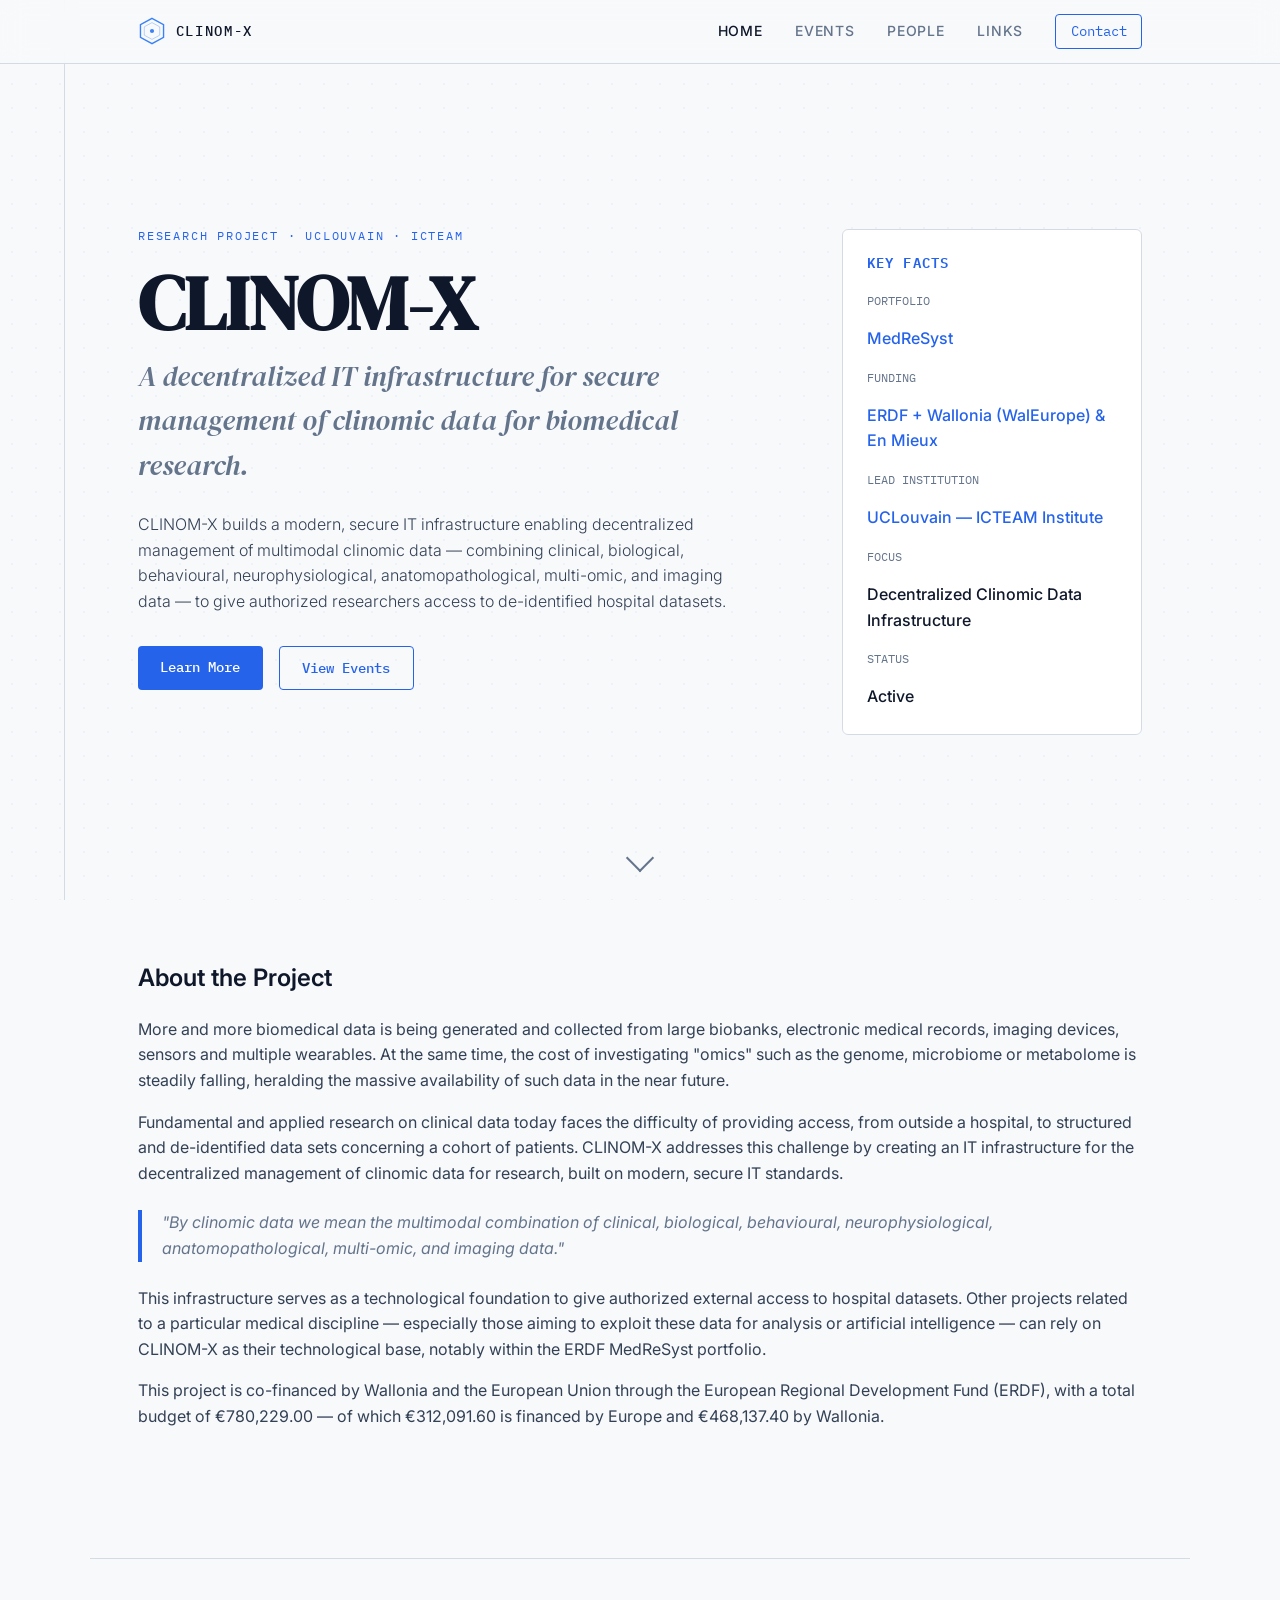
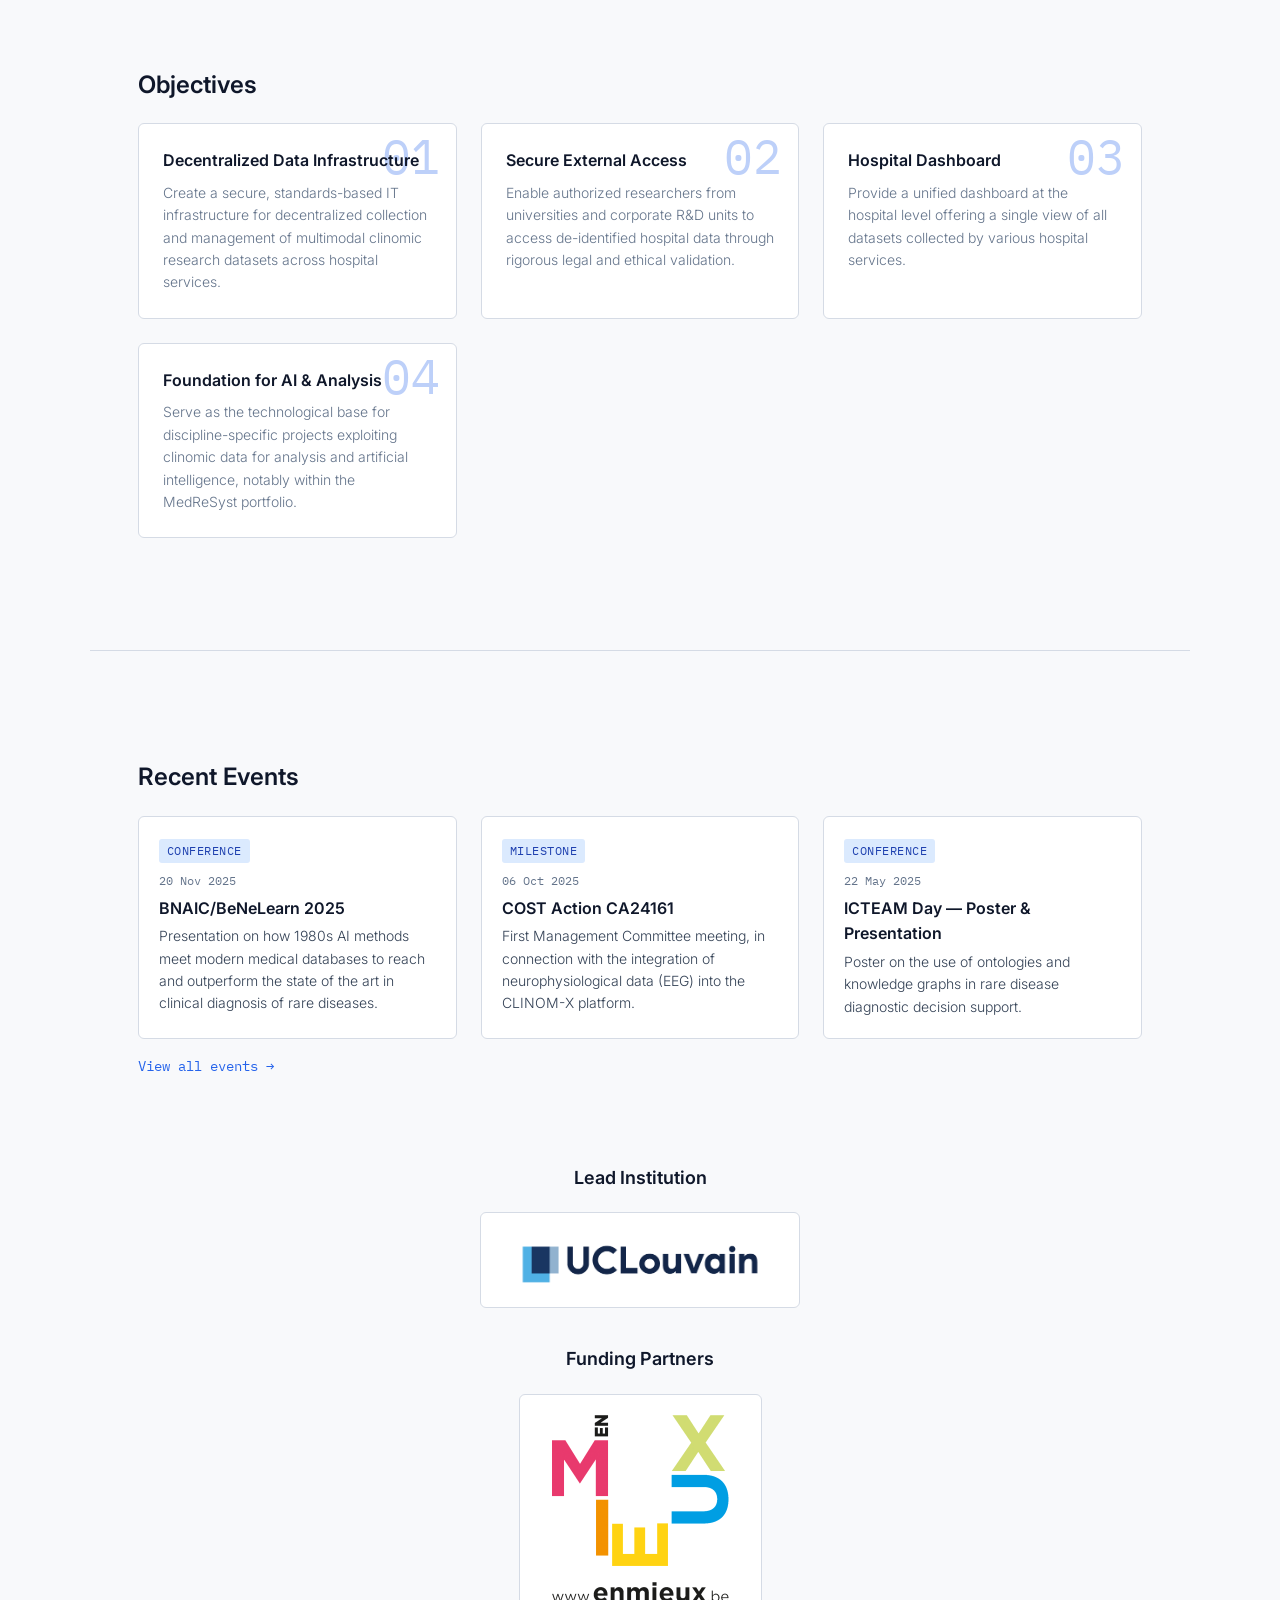
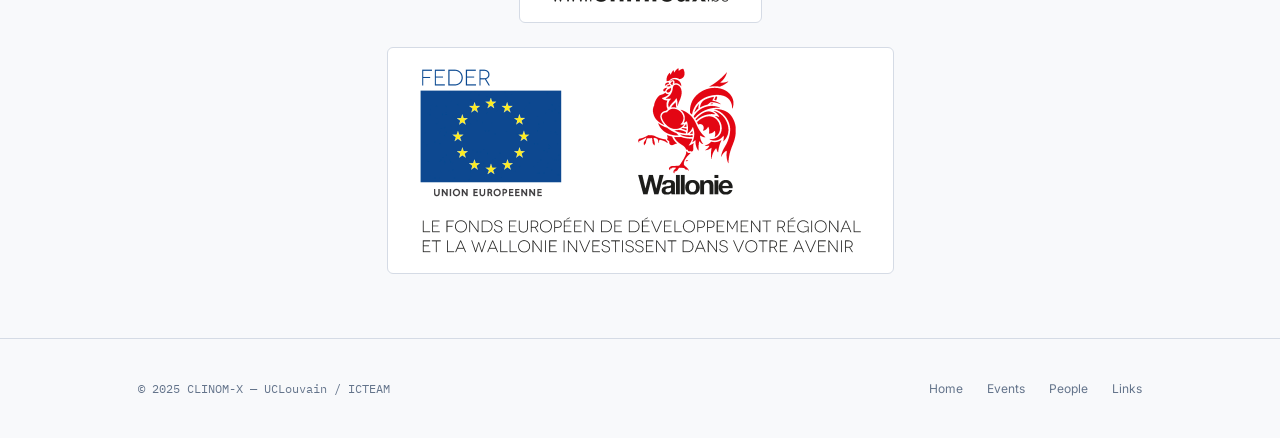
<file: index.html>
<!DOCTYPE html>
<html lang="en">
<head>
  <meta charset="UTF-8">
  <meta name="viewport" content="width=device-width, initial-scale=1.0">
  <meta name="description" content="CLINOM-X — A decentralized IT infrastructure for secure management of clinomic data for biomedical research.">
  <title>CLINOM-X | Home</title>
  <link rel="icon" href="favicon.ico">
  <link href="https://fonts.googleapis.com/css2?family=DM+Serif+Display:ital@0;1&family=IBM+Plex+Mono:wght@400;500&family=Inter:wght@300;400;500;600&display=swap" rel="stylesheet">
  <link rel="stylesheet" href="css/style.css">
</head>
<body>

<a class="skip-link" href="#main">Skip to content</a>

<!-- ===== HEADER ===== -->
<header class="site-header">
  <div class="header-inner">
    <a href="index.html" class="logo" aria-label="CLINOM-X home">
      <svg class="logo-mark" viewBox="0 0 40 40" aria-hidden="true">
        <polygon points="20,2 36.5,11 36.5,29 20,38 3.5,29 3.5,11" fill="none" stroke="#3b82f6" stroke-width="2"/>
        <polygon points="20,8 31,14 31,26 20,32 9,26 9,14" fill="none" stroke="#3b82f6" stroke-width="1" opacity="0.5"/>
        <circle cx="20" cy="20" r="3" fill="#3b82f6"/>
      </svg>
      <span class="logo-text">CLINOM-X</span>
    </a>

    <input type="checkbox" id="nav-toggle" class="nav-toggle sr-only" aria-label="Toggle navigation">
    <label for="nav-toggle" class="nav-toggle-label" aria-label="Open menu"><span></span></label>

    <div class="nav-menu">
      <nav class="nav-links" aria-label="Primary navigation">
        <a href="index.html" class="active">Home</a>
        <a href="events.html">Events</a>
        <a href="people.html">People</a>
        <a href="links.html">Links</a>
      </nav>
      <a href="mailto:francois.roucoux@uclouvain.be" class="btn-contact btn-contact-nav">Contact</a>
    </div>
  </div>
</header>

<main id="main" class="page-content">

<!-- ===== SECTION A: HERO ===== -->
<section class="hero">
  <div class="hero-bg" aria-hidden="true">
    <svg width="100%" height="100%" xmlns="http://www.w3.org/2000/svg">
      <defs>
        <pattern id="dot-grid" x="0" y="0" width="24" height="24" patternUnits="userSpaceOnUse">
          <circle cx="12" cy="12" r="1" fill="rgba(37,99,235,0.07)"/>
        </pattern>
      </defs>
      <rect width="100%" height="100%" fill="url(#dot-grid)"/>
    </svg>
  </div>

  <div class="container">
    <div class="hero-grid">
      <div class="hero-content">
        <p class="eyebrow">Research Project &middot; UCLouvain &middot; ICTEAM</p>
        <h1 class="headline">CLINOM-X</h1>
        <p class="tagline">A decentralized IT infrastructure for secure management of clinomic data for biomedical research.</p>
        <p class="abstract">
          CLINOM-X builds a modern, secure IT infrastructure enabling decentralized management of multimodal clinomic data &mdash; combining clinical, biological, behavioural, neurophysiological, anatomopathological, multi-omic, and imaging data &mdash; to give authorized researchers access to de-identified hospital datasets.
        </p>
        <div class="hero-cta">
          <a href="#about" class="btn btn-primary">Learn More</a>
          <a href="events.html" class="btn btn-outline">View Events</a>
        </div>
      </div>
      <aside class="hero-aside">
        <div class="key-facts">
          <h3>Key Facts</h3>
          <dl>
            <dt>Portfolio</dt>
            <dd><a href="https://medresyst.org/en/about/" target="_blank" rel="noopener noreferrer">MedReSyst<span class="sr-only"> (opens in new tab)</span></a></dd>
            <dt>Funding</dt>
            <dd><a href="#partners">ERDF + Wallonia (WalEurope) &amp; En Mieux</a></dd>
            <dt>Lead Institution</dt>
            <dd><a href="#lead-institution">UCLouvain &mdash; ICTEAM Institute</a></dd>
            <dt>Focus</dt>
            <dd>Decentralized Clinomic Data Infrastructure</dd>
            <dt>Status</dt>
            <dd>Active</dd>
          </dl>
        </div>
      </aside>
    </div>
  </div>

  <div class="scroll-indicator" aria-hidden="true"></div>
</section>

<!-- ===== SECTION B: ABOUT ===== -->
<section id="about" class="section">
  <div class="container">
    <h2>About the Project</h2>
    <div class="about-text">
      <p>
        More and more biomedical data is being generated and collected from large biobanks, electronic medical records, imaging devices, sensors and multiple wearables. At the same time, the cost of investigating "omics" such as the genome, microbiome or metabolome is steadily falling, heralding the massive availability of such data in the near future.
      </p>
      <p>
        Fundamental and applied research on clinical data today faces the difficulty of providing access, from outside a hospital, to structured and de-identified data sets concerning a cohort of patients. CLINOM-X addresses this challenge by creating an IT infrastructure for the decentralized management of clinomic data for research, built on modern, secure IT standards.
      </p>
      <blockquote>
        "By clinomic data we mean the multimodal combination of clinical, biological, behavioural, neurophysiological, anatomopathological, multi-omic, and imaging data."
      </blockquote>
      <p>
        This infrastructure serves as a technological foundation to give authorized external access to hospital datasets. Other projects related to a particular medical discipline &mdash; especially those aiming to exploit these data for analysis or artificial intelligence &mdash; can rely on CLINOM-X as their technological base, notably within the ERDF MedReSyst portfolio.
      </p>
      <p class="funding-info">
        This project is co-financed by Wallonia and the European Union through the European Regional Development Fund (ERDF), with a total budget of &euro;780,229.00 &mdash; of which &euro;312,091.60 is financed by Europe and &euro;468,137.40 by Wallonia.
      </p>
    </div>
  </div>
</section>

<hr class="container">

<!-- ===== SECTION C: OBJECTIVES ===== -->
<section class="section">
  <div class="container">
    <h2>Objectives</h2>
    <div class="objectives-grid">
      <div class="objective-card">
        <span class="objective-num" aria-hidden="true">01</span>
        <p class="objective-title">Decentralized Data Infrastructure</p>
        <p class="objective-desc">Create a secure, standards-based IT infrastructure for decentralized collection and management of multimodal clinomic research datasets across hospital services.</p>
      </div>
      <div class="objective-card">
        <span class="objective-num" aria-hidden="true">02</span>
        <p class="objective-title">Secure External Access</p>
        <p class="objective-desc">Enable authorized researchers from universities and corporate R&amp;D units to access de-identified hospital data through rigorous legal and ethical validation.</p>
      </div>
      <div class="objective-card">
        <span class="objective-num" aria-hidden="true">03</span>
        <p class="objective-title">Hospital Dashboard</p>
        <p class="objective-desc">Provide a unified dashboard at the hospital level offering a single view of all datasets collected by various hospital services.</p>
      </div>
      <div class="objective-card">
        <span class="objective-num" aria-hidden="true">04</span>
        <p class="objective-title">Foundation for AI &amp; Analysis</p>
        <p class="objective-desc">Serve as the technological base for discipline-specific projects exploiting clinomic data for analysis and artificial intelligence, notably within the MedReSyst portfolio.</p>
      </div>
    </div>
  </div>
</section>

<hr class="container">

<!-- ===== SECTION D: LATEST EVENTS ===== -->
<section class="section">
  <div class="container">
    <h2>Recent Events</h2>
    <div class="events-preview">
      <a href="events.html" class="event-preview-card">
        <span class="tag">Conference</span>
        <p class="event-preview-date">20 Nov 2025</p>
        <p class="event-preview-title">BNAIC/BeNeLearn 2025</p>
        <p class="event-preview-desc">Presentation on how 1980s AI methods meet modern medical databases to reach and outperform the state of the art in clinical diagnosis of rare diseases.</p>
      </a>
      <a href="events.html" class="event-preview-card">
        <span class="tag">Milestone</span>
        <p class="event-preview-date">06 Oct 2025</p>
        <p class="event-preview-title">COST Action CA24161</p>
        <p class="event-preview-desc">First Management Committee meeting, in connection with the integration of neurophysiological data (EEG) into the CLINOM-X platform.</p>
      </a>
      <a href="events.html" class="event-preview-card">
        <span class="tag">Conference</span>
        <p class="event-preview-date">22 May 2025</p>
        <p class="event-preview-title">ICTEAM Day &mdash; Poster &amp; Presentation</p>
        <p class="event-preview-desc">Poster on the use of ontologies and knowledge graphs in rare disease diagnostic decision support.</p>
      </a>
    </div>
    <a href="events.html" class="view-all-link">View all events &rarr;</a>
  </div>
</section>

<!-- ===== SECTION E: PARTNERS ===== -->
<section id="partners" class="section" style="padding-top: 1.5rem;">
  <div class="container" style="text-align: center;">
    <h3 id="lead-institution">Lead Institution</h3>
    <a href="https://www.uclouvain.be/en/research-institutes/icteam" target="_blank" rel="noopener noreferrer">
      <img src="img/logo_UCLouvain_format_jpg_RVB.jpg" alt="UCLouvain — ICTEAM Institute (opens in new tab)" class="partners-logo uclouvain-logo" style="margin-top: 1.5rem;">
    </a>
    <h3 style="margin-top: 2.5rem;">Funding Partners</h3>
    <a href="https://www.enmieux.be/" target="_blank" rel="noopener noreferrer">
      <img src="img/en-mieux.png" alt="Funding partners: En Mieux, European Union (ERDF), Wallonie, Fédération Wallonie-Bruxelles (opens in new tab)" class="partners-logo" style="margin-top: 1.5rem;">
    </a>
    <a href="https://europe.wallonie.be/" target="_blank" rel="noopener noreferrer">
      <img src="img/europe-wallonie.png" alt="Funding partners: En Mieux, European Union (ERDF), Wallonie, Fédération Wallonie-Bruxelles (opens in new tab)" class="partners-logo" style="margin-top: 1.5rem;">
    </a>
  </div>
</section>

</main>

<!-- ===== FOOTER ===== -->
<footer class="site-footer">
  <div class="footer-inner">
    <p class="footer-copy">&copy; 2025 CLINOM-X &mdash; UCLouvain / ICTEAM</p>
    <nav class="footer-nav" aria-label="Footer navigation">
      <a href="index.html">Home</a>
      <a href="events.html">Events</a>
      <a href="people.html">People</a>
      <a href="links.html">Links</a>
    </nav>
  </div>
</footer>

</body>
</html>
</file>
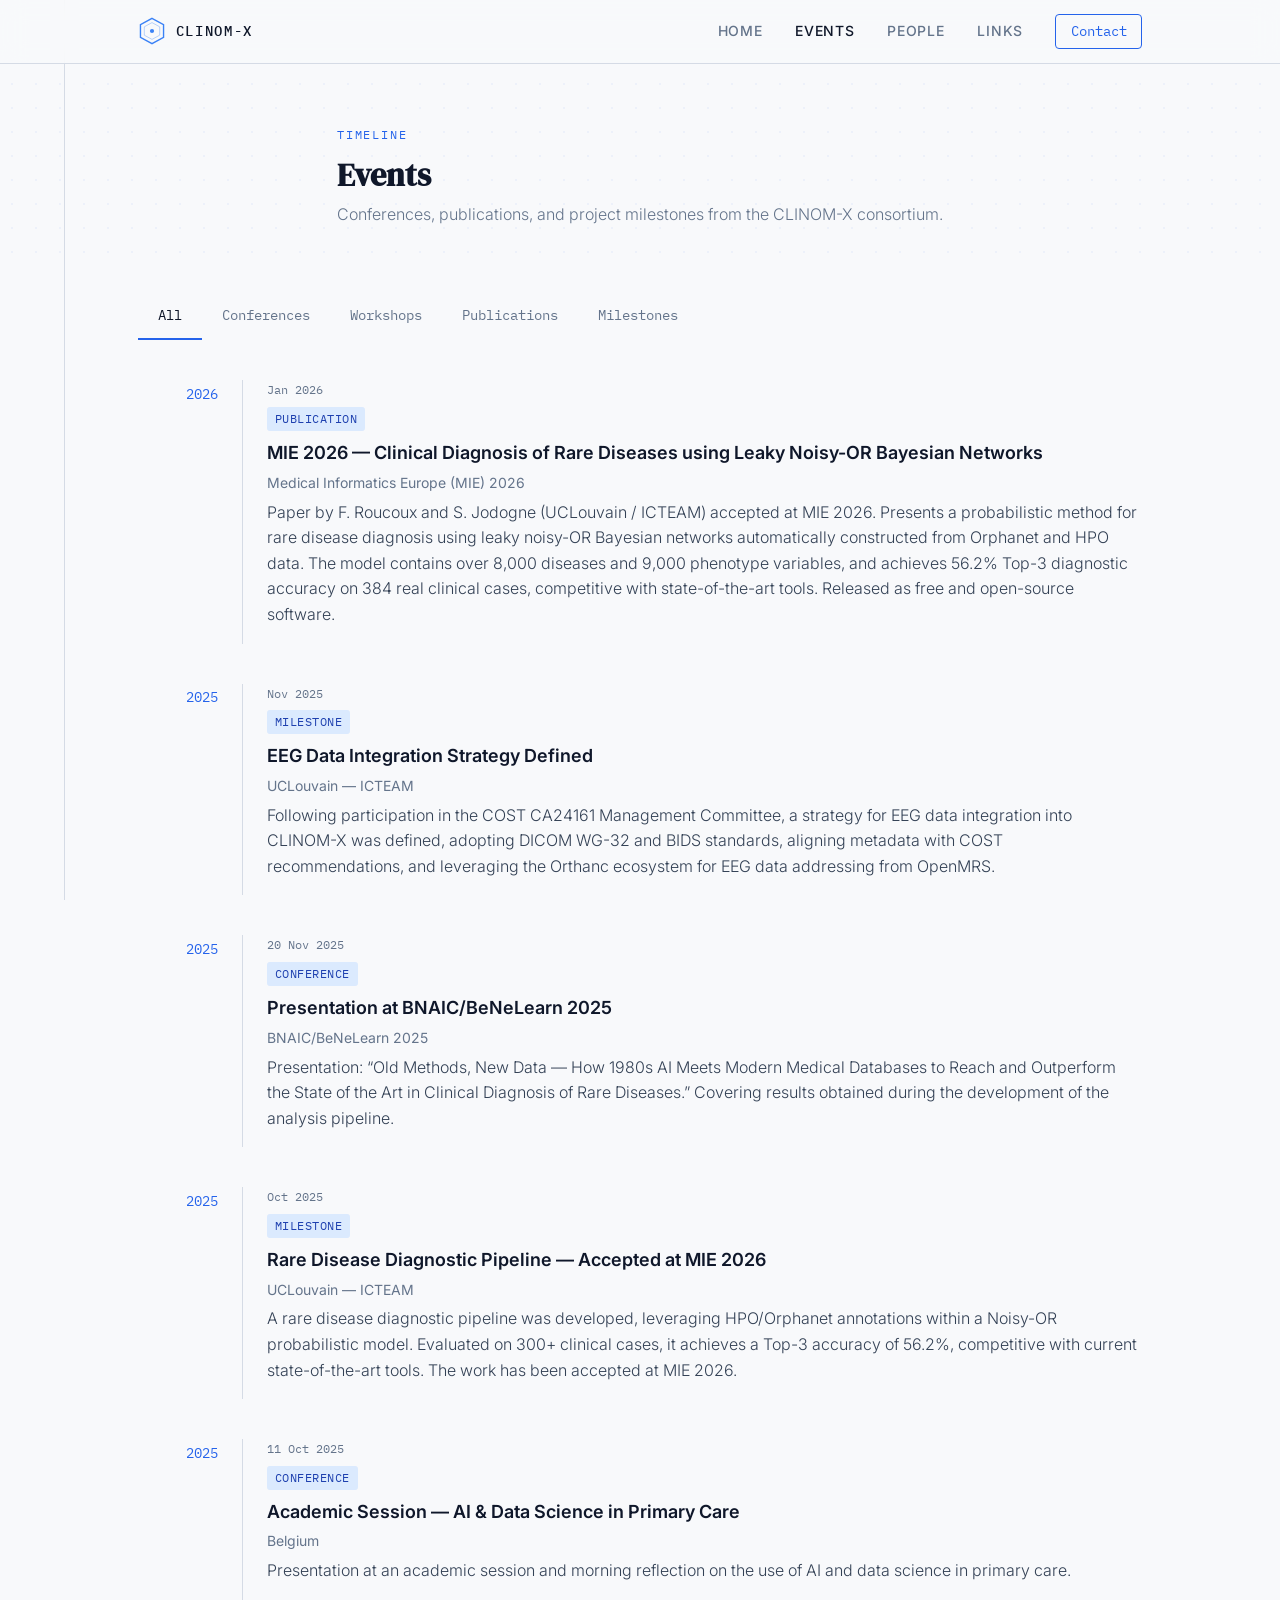
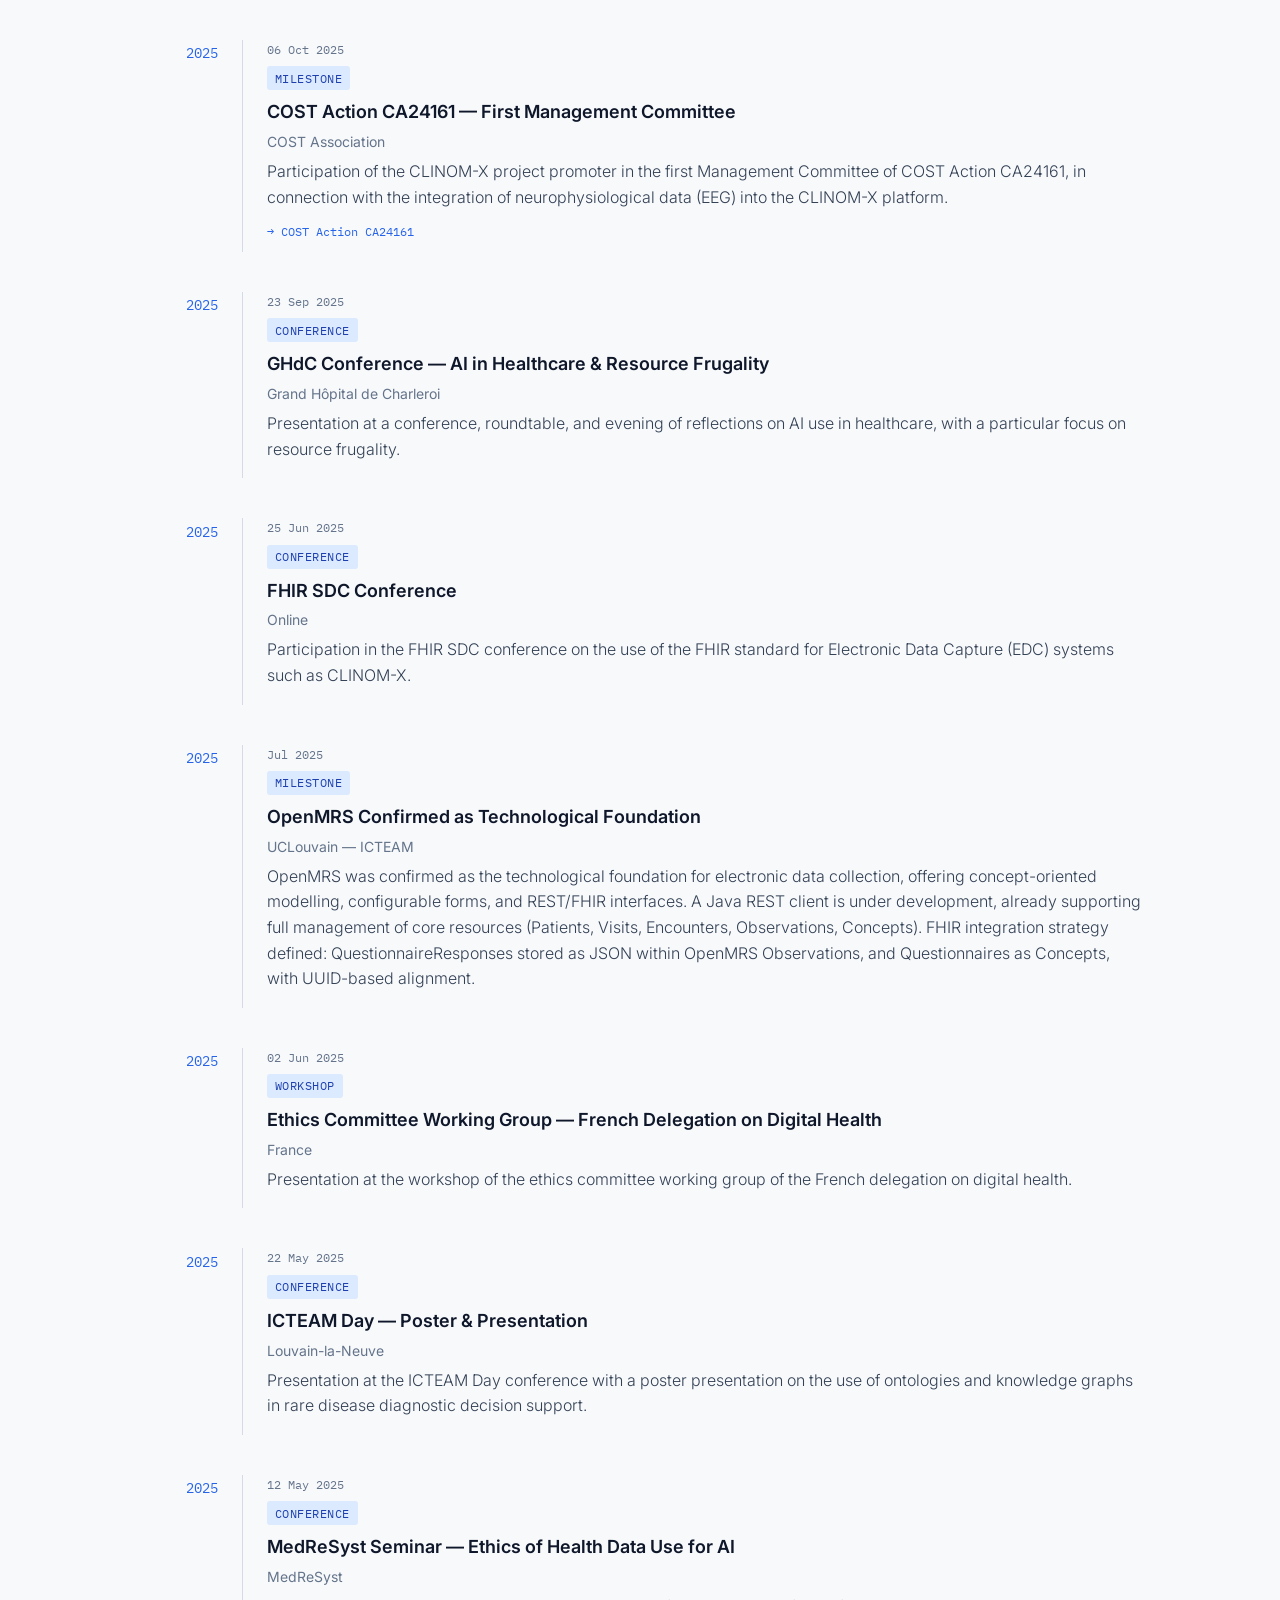
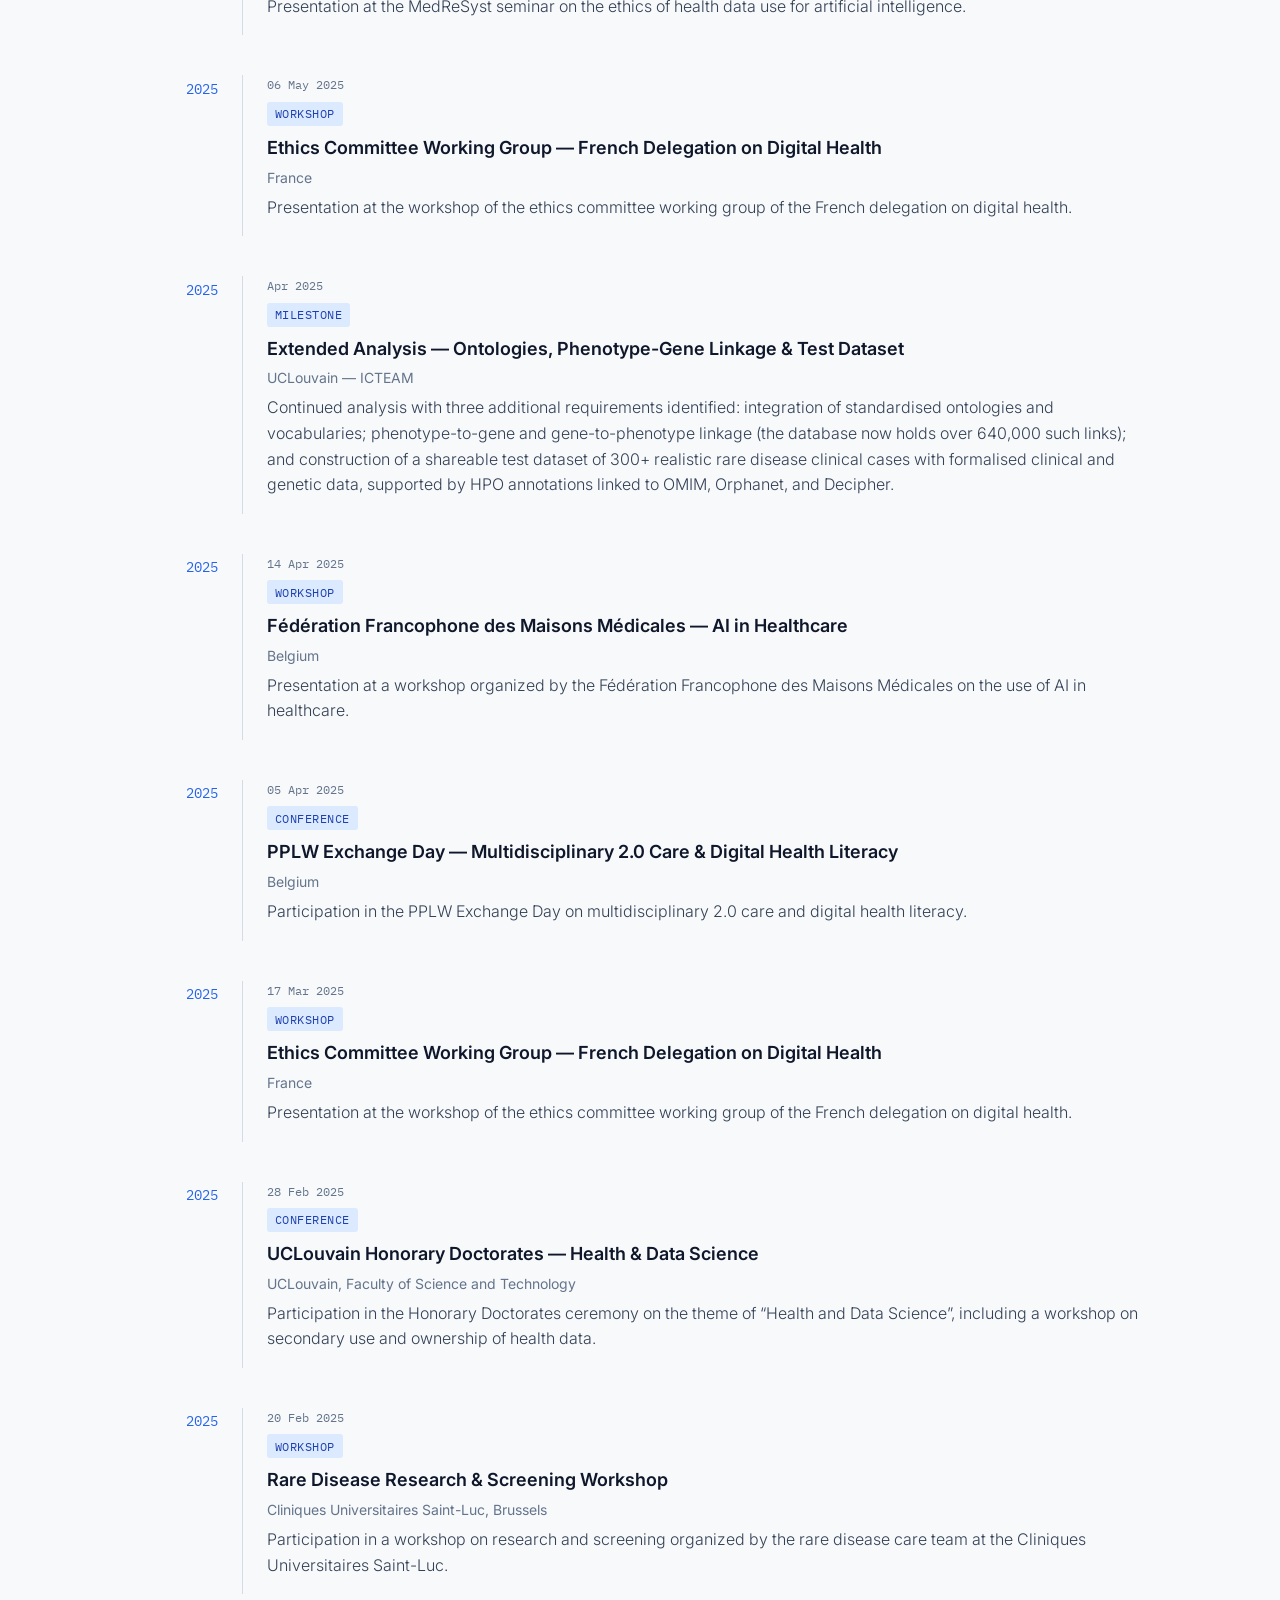
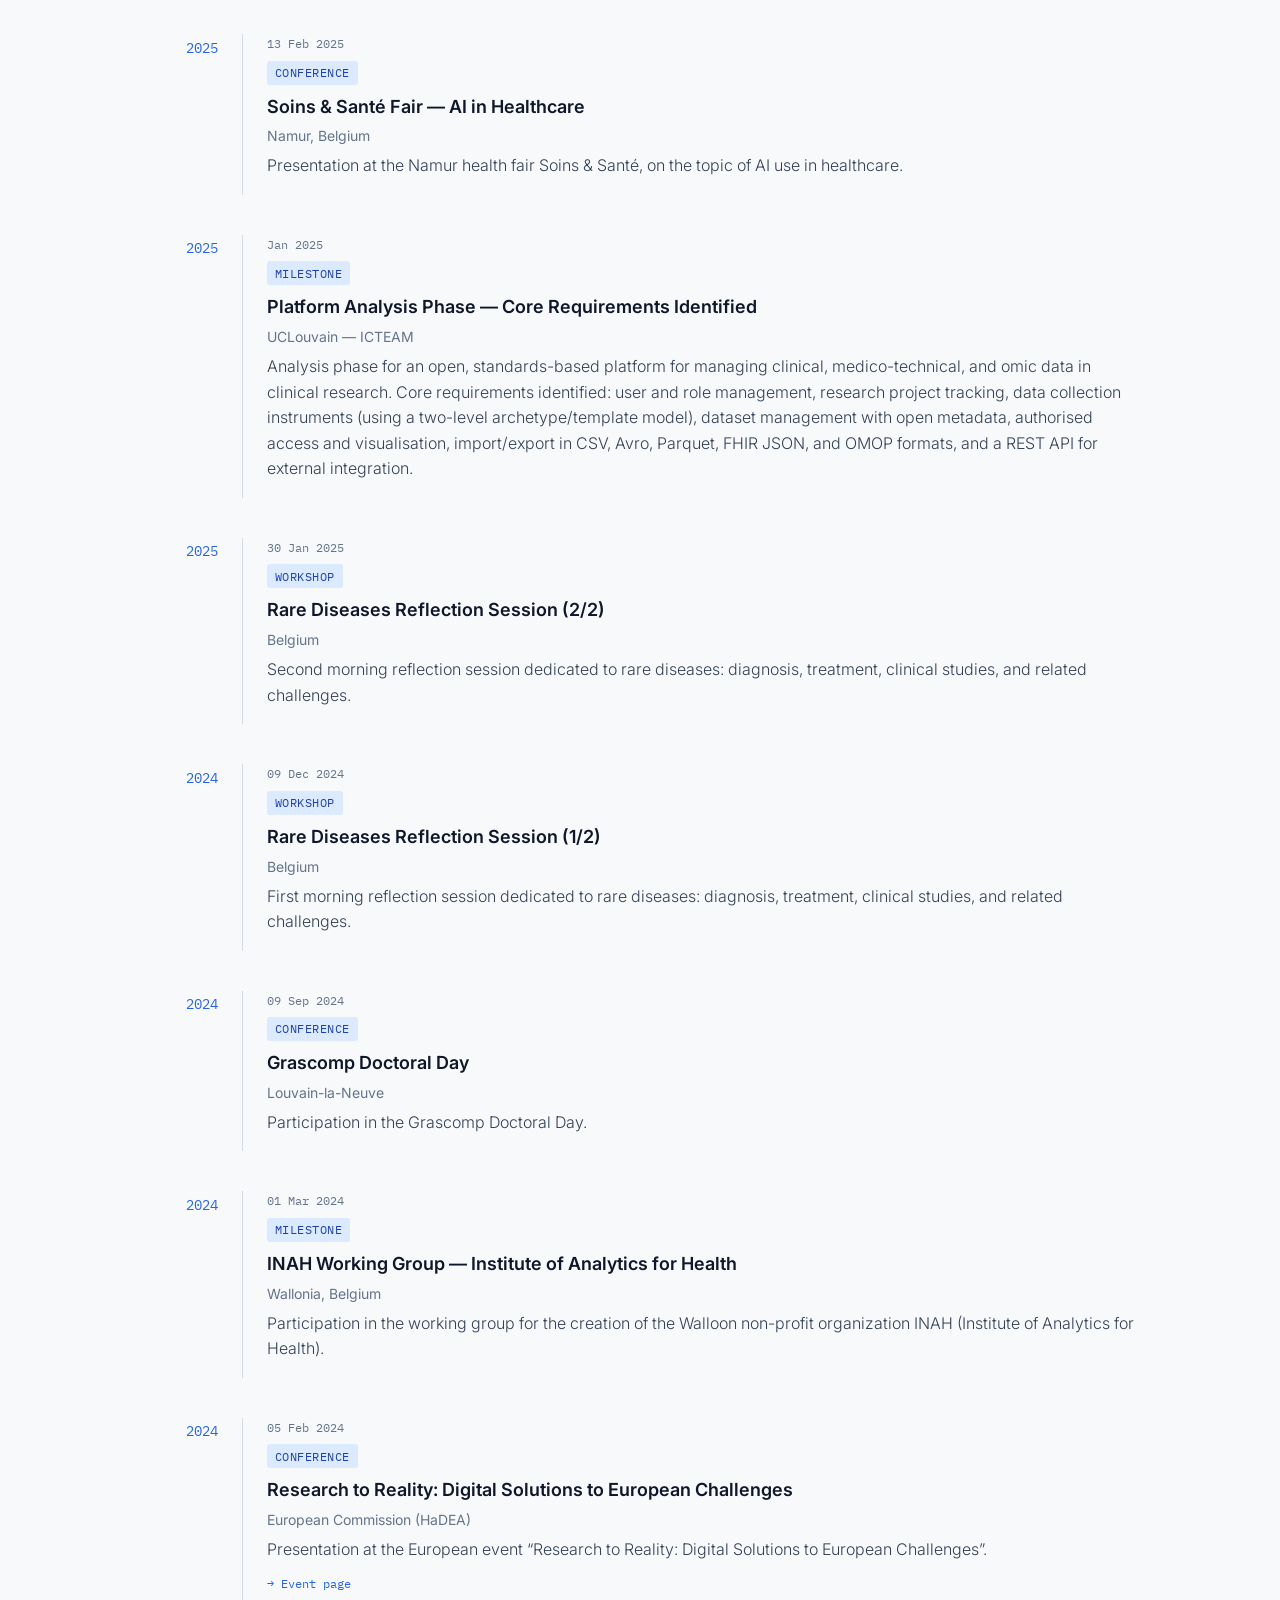
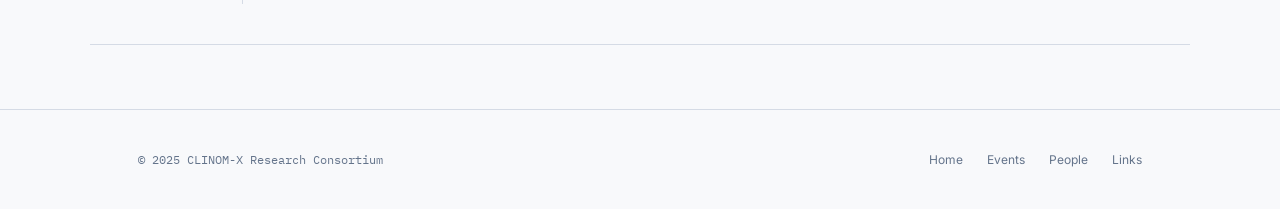
<file: events.html>
<!DOCTYPE html>
<html lang="en">

<head>
  <meta charset="UTF-8">
  <meta name="viewport" content="width=device-width, initial-scale=1.0">
  <meta name="description" content="CLINOM-X — Project events, conferences, publications, and milestones.">
  <title>CLINOM-X | Events</title>
  <link rel="icon" href="favicon.ico">
  <link
    href="https://fonts.googleapis.com/css2?family=DM+Serif+Display:ital@0;1&family=IBM+Plex+Mono:wght@400;500&family=Inter:wght@300;400;500;600&display=swap"
    rel="stylesheet">
  <link rel="stylesheet" href="css/style.css">
</head>

<body>

  <a class="skip-link" href="#main">Skip to content</a>

  <!-- ===== HEADER ===== -->
  <header class="site-header">
    <div class="header-inner">
      <a href="index.html" class="logo" aria-label="CLINOM-X home">
        <svg class="logo-mark" viewBox="0 0 40 40" aria-hidden="true">
          <polygon points="20,2 36.5,11 36.5,29 20,38 3.5,29 3.5,11" fill="none" stroke="#3b82f6" stroke-width="2" />
          <polygon points="20,8 31,14 31,26 20,32 9,26 9,14" fill="none" stroke="#3b82f6" stroke-width="1"
            opacity="0.5" />
          <circle cx="20" cy="20" r="3" fill="#3b82f6" />
        </svg>
        <span class="logo-text">CLINOM-X</span>
      </a>

      <input type="checkbox" id="nav-toggle" class="nav-toggle sr-only" aria-label="Toggle navigation">
      <label for="nav-toggle" class="nav-toggle-label" aria-label="Open menu"><span></span></label>

      <div class="nav-menu">
        <nav class="nav-links" aria-label="Primary navigation">
          <a href="index.html">Home</a>
          <a href="events.html" class="active">Events</a>
          <a href="people.html">People</a>
          <a href="links.html">Links</a>
        </nav>
        <a href="mailto:francois.roucoux@uclouvain.be" class="btn-contact btn-contact-nav">Contact</a>
      </div>
    </div>
  </header>


  <main id="main" class="page-content">

    <!-- ===== PAGE HERO ===== -->
    <section class="page-hero">
      <div class="hero-bg" aria-hidden="true">
        <svg width="100%" height="100%" xmlns="http://www.w3.org/2000/svg">
          <defs>
            <pattern id="dot-grid" x="0" y="0" width="24" height="24" patternUnits="userSpaceOnUse">
              <circle cx="12" cy="12" r="1" fill="rgba(37,99,235,0.07)" />
            </pattern>
          </defs>
          <rect width="100%" height="100%" fill="url(#dot-grid)" />
        </svg>
      </div>
      <div class="container">
        <p class="eyebrow">Timeline</p>
        <h1>Events</h1>
        <p class="subtitle">Conferences, publications, and project milestones from the CLINOM-X consortium.</p>
      </div>
    </section>

    <!-- ===== FILTER BAR ===== -->
    <section class="section" style="padding-top: 2rem;">
      <div class="container filter-container">
        <input type="radio" name="filter" id="filter-all" class="sr-only filter-radio" checked>
        <label for="filter-all" class="filter-label">All</label>
        <input type="radio" name="filter" id="filter-conference" class="sr-only filter-radio">
        <label for="filter-conference" class="filter-label">Conferences</label>
        <input type="radio" name="filter" id="filter-workshop" class="sr-only filter-radio">
        <label for="filter-workshop" class="filter-label">Workshops</label>
        <input type="radio" name="filter" id="filter-publication" class="sr-only filter-radio">
        <label for="filter-publication" class="filter-label">Publications</label>
        <input type="radio" name="filter" id="filter-milestone" class="sr-only filter-radio">
        <label for="filter-milestone" class="filter-label">Milestones</label>

        <!-- ===== EVENTS TIMELINE ===== -->
        <ul class="timeline">

          <li class="timeline-entry type-publication">
            <span class="timeline-year">2026</span>
            <span class="timeline-rule" aria-hidden="true"></span>
            <div class="timeline-content">
              <p class="timeline-date">Jan 2026</p>
              <span class="tag">Publication</span>
              <p class="timeline-title">MIE 2026 &mdash; Clinical Diagnosis of Rare Diseases using Leaky Noisy-OR
                Bayesian Networks</p>
              <p class="timeline-venue">Medical Informatics Europe (MIE) 2026</p>
              <p class="timeline-desc">Paper by F. Roucoux and S. Jodogne (UCLouvain / ICTEAM) accepted at MIE 2026.
                Presents a probabilistic method for rare disease diagnosis using leaky noisy-OR Bayesian networks
                automatically constructed from Orphanet and HPO data. The model contains over 8,000 diseases and 9,000
                phenotype variables, and achieves 56.2% Top-3 diagnostic accuracy on 384 real clinical cases,
                competitive with state-of-the-art tools. Released as free and open-source software.</p>
            </div>
          </li>

          <li class="timeline-entry type-milestone">
            <span class="timeline-year">2025</span>
            <span class="timeline-rule" aria-hidden="true"></span>
            <div class="timeline-content">
              <p class="timeline-date">Nov 2025</p>
              <span class="tag">Milestone</span>
              <p class="timeline-title">EEG Data Integration Strategy Defined</p>
              <p class="timeline-venue">UCLouvain &mdash; ICTEAM</p>
              <p class="timeline-desc">Following participation in the COST CA24161 Management Committee, a strategy for
                EEG data integration into CLINOM-X was defined, adopting DICOM WG-32 and BIDS standards, aligning
                metadata with COST recommendations, and leveraging the Orthanc ecosystem for EEG data addressing from
                OpenMRS.</p>
            </div>
          </li>

          <li class="timeline-entry type-conference">
            <span class="timeline-year">2025</span>
            <span class="timeline-rule" aria-hidden="true"></span>
            <div class="timeline-content">
              <p class="timeline-date">20 Nov 2025</p>
              <span class="tag">Conference</span>
              <p class="timeline-title">Presentation at BNAIC/BeNeLearn 2025</p>
              <p class="timeline-venue">BNAIC/BeNeLearn 2025</p>
              <p class="timeline-desc">Presentation: &ldquo;Old Methods, New Data &mdash; How 1980s AI Meets Modern
                Medical Databases to Reach and Outperform the State of the Art in Clinical Diagnosis of Rare
                Diseases.&rdquo; Covering results obtained during the development of the analysis pipeline.</p>
            </div>
          </li>

          <li class="timeline-entry type-milestone">
            <span class="timeline-year">2025</span>
            <span class="timeline-rule" aria-hidden="true"></span>
            <div class="timeline-content">
              <p class="timeline-date">Oct 2025</p>
              <span class="tag">Milestone</span>
              <p class="timeline-title">Rare Disease Diagnostic Pipeline &mdash; Accepted at MIE 2026</p>
              <p class="timeline-venue">UCLouvain &mdash; ICTEAM</p>
              <p class="timeline-desc">A rare disease diagnostic pipeline was developed, leveraging HPO/Orphanet
                annotations within a Noisy-OR probabilistic model. Evaluated on 300+ clinical cases, it achieves a Top-3
                accuracy of 56.2%, competitive with current state-of-the-art tools. The work has been accepted at MIE
                2026.</p>
            </div>
          </li>

          <li class="timeline-entry type-conference">
            <span class="timeline-year">2025</span>
            <span class="timeline-rule" aria-hidden="true"></span>
            <div class="timeline-content">
              <p class="timeline-date">11 Oct 2025</p>
              <span class="tag">Conference</span>
              <p class="timeline-title">Academic Session &mdash; AI &amp; Data Science in Primary Care</p>
              <p class="timeline-venue">Belgium</p>
              <p class="timeline-desc">Presentation at an academic session and morning reflection on the use of AI and data
                science in primary care.</p>
            </div>
          </li>

          <li class="timeline-entry type-milestone">
            <span class="timeline-year">2025</span>
            <span class="timeline-rule" aria-hidden="true"></span>
            <div class="timeline-content">
              <p class="timeline-date">06 Oct 2025</p>
              <span class="tag">Milestone</span>
              <p class="timeline-title">COST Action CA24161 &mdash; First Management Committee</p>
              <p class="timeline-venue">COST Association</p>
              <p class="timeline-desc">Participation of the CLINOM-X project promoter in the first Management Committee
                of COST Action CA24161, in connection with the integration of neurophysiological data (EEG) into the
                CLINOM-X platform.</p>
              <a href="https://www.cost.eu/actions/CA24161/" class="timeline-link" target="_blank"
                rel="noopener noreferrer">&rarr; COST Action CA24161</a>
            </div>
          </li>

          <li class="timeline-entry type-conference">
            <span class="timeline-year">2025</span>
            <span class="timeline-rule" aria-hidden="true"></span>
            <div class="timeline-content">
              <p class="timeline-date">23 Sep 2025</p>
              <span class="tag">Conference</span>
              <p class="timeline-title">GHdC Conference &mdash; AI in Healthcare &amp; Resource Frugality</p>
              <p class="timeline-venue">Grand H&ocirc;pital de Charleroi</p>
              <p class="timeline-desc">Presentation at a conference, roundtable, and evening of reflections on AI use in
                healthcare, with a particular focus on resource frugality.</p>
            </div>
          </li>

          <li class="timeline-entry type-conference">
            <span class="timeline-year">2025</span>
            <span class="timeline-rule" aria-hidden="true"></span>
            <div class="timeline-content">
              <p class="timeline-date">25 Jun 2025</p>
              <span class="tag">Conference</span>
              <p class="timeline-title">FHIR SDC Conference</p>
              <p class="timeline-venue">Online</p>
              <p class="timeline-desc">Participation in the FHIR SDC conference on the use of the FHIR standard for
                Electronic Data Capture (EDC) systems such as CLINOM-X.</p>
            </div>
          </li>

          <li class="timeline-entry type-milestone">
            <span class="timeline-year">2025</span>
            <span class="timeline-rule" aria-hidden="true"></span>
            <div class="timeline-content">
              <p class="timeline-date">Jul 2025</p>
              <span class="tag">Milestone</span>
              <p class="timeline-title">OpenMRS Confirmed as Technological Foundation</p>
              <p class="timeline-venue">UCLouvain &mdash; ICTEAM</p>
              <p class="timeline-desc">OpenMRS was confirmed as the technological foundation for electronic data
                collection, offering concept-oriented modelling, configurable forms, and REST/FHIR interfaces. A Java
                REST client is under development, already supporting full management of core resources (Patients,
                Visits, Encounters, Observations, Concepts). FHIR integration strategy defined: QuestionnaireResponses
                stored as JSON within OpenMRS Observations, and Questionnaires as Concepts, with UUID-based alignment.
              </p>
            </div>
          </li>

          <li class="timeline-entry type-workshop">
            <span class="timeline-year">2025</span>
            <span class="timeline-rule" aria-hidden="true"></span>
            <div class="timeline-content">
              <p class="timeline-date">02 Jun 2025</p>
              <span class="tag">Workshop</span>
              <p class="timeline-title">Ethics Committee Working Group &mdash; French Delegation on Digital Health</p>
              <p class="timeline-venue">France</p>
              <p class="timeline-desc">Presentation at the workshop of the ethics committee working group of the French
                delegation on digital health.</p>
            </div>
          </li>

          <li class="timeline-entry type-conference">
            <span class="timeline-year">2025</span>
            <span class="timeline-rule" aria-hidden="true"></span>
            <div class="timeline-content">
              <p class="timeline-date">22 May 2025</p>
              <span class="tag">Conference</span>
              <p class="timeline-title">ICTEAM Day &mdash; Poster &amp; Presentation</p>
              <p class="timeline-venue">Louvain-la-Neuve</p>
              <p class="timeline-desc">Presentation at the ICTEAM Day conference with a poster presentation on the use of
                ontologies and knowledge graphs in rare disease diagnostic decision support.</p>
            </div>
          </li>

          <li class="timeline-entry type-conference">
            <span class="timeline-year">2025</span>
            <span class="timeline-rule" aria-hidden="true"></span>
            <div class="timeline-content">
              <p class="timeline-date">12 May 2025</p>
              <span class="tag">Conference</span>
              <p class="timeline-title">MedReSyst Seminar &mdash; Ethics of Health Data Use for AI</p>
              <p class="timeline-venue">MedReSyst</p>
              <p class="timeline-desc">Presentation at the MedReSyst seminar on the ethics of health data use for artificial
                intelligence.</p>
            </div>
          </li>

          <li class="timeline-entry type-workshop">
            <span class="timeline-year">2025</span>
            <span class="timeline-rule" aria-hidden="true"></span>
            <div class="timeline-content">
              <p class="timeline-date">06 May 2025</p>
              <span class="tag">Workshop</span>
              <p class="timeline-title">Ethics Committee Working Group &mdash; French Delegation on Digital Health</p>
              <p class="timeline-venue">France</p>
              <p class="timeline-desc">Presentation at the workshop of the ethics committee working group of the French
                delegation on digital health.</p>
            </div>
          </li>

          <li class="timeline-entry type-milestone">
            <span class="timeline-year">2025</span>
            <span class="timeline-rule" aria-hidden="true"></span>
            <div class="timeline-content">
              <p class="timeline-date">Apr 2025</p>
              <span class="tag">Milestone</span>
              <p class="timeline-title">Extended Analysis &mdash; Ontologies, Phenotype-Gene Linkage &amp; Test Dataset
              </p>
              <p class="timeline-venue">UCLouvain &mdash; ICTEAM</p>
              <p class="timeline-desc">Continued analysis with three additional requirements identified: integration of
                standardised ontologies and vocabularies; phenotype-to-gene and gene-to-phenotype linkage (the database
                now holds over 640,000 such links); and construction of a shareable test dataset of 300+ realistic rare
                disease clinical cases with formalised clinical and genetic data, supported by HPO annotations linked to
                OMIM, Orphanet, and Decipher.</p>
            </div>
          </li>

          <li class="timeline-entry type-workshop">
            <span class="timeline-year">2025</span>
            <span class="timeline-rule" aria-hidden="true"></span>
            <div class="timeline-content">
              <p class="timeline-date">14 Apr 2025</p>
              <span class="tag">Workshop</span>
              <p class="timeline-title">F&eacute;d&eacute;ration Francophone des Maisons M&eacute;dicales &mdash; AI in
                Healthcare</p>
              <p class="timeline-venue">Belgium</p>
              <p class="timeline-desc">Presentation at a workshop organized by the F&eacute;d&eacute;ration Francophone des
                Maisons M&eacute;dicales on the use of AI in healthcare.</p>
            </div>
          </li>

          <li class="timeline-entry type-conference">
            <span class="timeline-year">2025</span>
            <span class="timeline-rule" aria-hidden="true"></span>
            <div class="timeline-content">
              <p class="timeline-date">05 Apr 2025</p>
              <span class="tag">Conference</span>
              <p class="timeline-title">PPLW Exchange Day &mdash; Multidisciplinary 2.0 Care &amp; Digital Health
                Literacy</p>
              <p class="timeline-venue">Belgium</p>
              <p class="timeline-desc">Participation in the PPLW Exchange Day on multidisciplinary 2.0 care and digital
                health literacy.</p>
            </div>
          </li>

          <li class="timeline-entry type-workshop">
            <span class="timeline-year">2025</span>
            <span class="timeline-rule" aria-hidden="true"></span>
            <div class="timeline-content">
              <p class="timeline-date">17 Mar 2025</p>
              <span class="tag">Workshop</span>
              <p class="timeline-title">Ethics Committee Working Group &mdash; French Delegation on Digital Health</p>
              <p class="timeline-venue">France</p>
              <p class="timeline-desc">Presentation at the workshop of the ethics committee working group of the French
                delegation on digital health.</p>
            </div>
          </li>

          <li class="timeline-entry type-conference">
            <span class="timeline-year">2025</span>
            <span class="timeline-rule" aria-hidden="true"></span>
            <div class="timeline-content">
              <p class="timeline-date">28 Feb 2025</p>
              <span class="tag">Conference</span>
              <p class="timeline-title">UCLouvain Honorary Doctorates &mdash; Health &amp; Data Science</p>
              <p class="timeline-venue">UCLouvain, Faculty of Science and Technology</p>
              <p class="timeline-desc">Participation in the Honorary Doctorates ceremony on the theme of &ldquo;Health
                and Data Science&rdquo;, including a workshop on secondary use and ownership of health data.</p>
            </div>
          </li>

          <li class="timeline-entry type-workshop">
            <span class="timeline-year">2025</span>
            <span class="timeline-rule" aria-hidden="true"></span>
            <div class="timeline-content">
              <p class="timeline-date">20 Feb 2025</p>
              <span class="tag">Workshop</span>
              <p class="timeline-title">Rare Disease Research &amp; Screening Workshop</p>
              <p class="timeline-venue">Cliniques Universitaires Saint-Luc, Brussels</p>
              <p class="timeline-desc">Participation in a workshop on research and screening organized by the rare
                disease care team at the Cliniques Universitaires Saint-Luc.</p>
            </div>
          </li>

          <li class="timeline-entry type-conference">
            <span class="timeline-year">2025</span>
            <span class="timeline-rule" aria-hidden="true"></span>
            <div class="timeline-content">
              <p class="timeline-date">13 Feb 2025</p>
              <span class="tag">Conference</span>
              <p class="timeline-title">Soins &amp; Sant&eacute; Fair &mdash; AI in Healthcare</p>
              <p class="timeline-venue">Namur, Belgium</p>
              <p class="timeline-desc">Presentation at the Namur health fair Soins &amp; Sant&eacute;, on the topic of AI use
                in healthcare.</p>
            </div>
          </li>

          <li class="timeline-entry type-milestone">
            <span class="timeline-year">2025</span>
            <span class="timeline-rule" aria-hidden="true"></span>
            <div class="timeline-content">
              <p class="timeline-date">Jan 2025</p>
              <span class="tag">Milestone</span>
              <p class="timeline-title">Platform Analysis Phase &mdash; Core Requirements Identified</p>
              <p class="timeline-venue">UCLouvain &mdash; ICTEAM</p>
              <p class="timeline-desc">Analysis phase for an open, standards-based platform for managing clinical,
                medico-technical, and omic data in clinical research. Core requirements identified: user and role
                management, research project tracking, data collection instruments (using a two-level archetype/template
                model), dataset management with open metadata, authorised access and visualisation, import/export in
                CSV, Avro, Parquet, FHIR JSON, and OMOP formats, and a REST API for external integration.</p>
            </div>
          </li>

          <li class="timeline-entry type-workshop">
            <span class="timeline-year">2025</span>
            <span class="timeline-rule" aria-hidden="true"></span>
            <div class="timeline-content">
              <p class="timeline-date">30 Jan 2025</p>
              <span class="tag">Workshop</span>
              <p class="timeline-title">Rare Diseases Reflection Session (2/2)</p>
              <p class="timeline-venue">Belgium</p>
              <p class="timeline-desc">Second morning reflection session dedicated to rare diseases: diagnosis,
                treatment, clinical studies, and related challenges.</p>
            </div>
          </li>

          <li class="timeline-entry type-workshop">
            <span class="timeline-year">2024</span>
            <span class="timeline-rule" aria-hidden="true"></span>
            <div class="timeline-content">
              <p class="timeline-date">09 Dec 2024</p>
              <span class="tag">Workshop</span>
              <p class="timeline-title">Rare Diseases Reflection Session (1/2)</p>
              <p class="timeline-venue">Belgium</p>
              <p class="timeline-desc">First morning reflection session dedicated to rare diseases: diagnosis,
                treatment, clinical studies, and related challenges.</p>
            </div>
          </li>

          <li class="timeline-entry type-conference">
            <span class="timeline-year">2024</span>
            <span class="timeline-rule" aria-hidden="true"></span>
            <div class="timeline-content">
              <p class="timeline-date">09 Sep 2024</p>
              <span class="tag">Conference</span>
              <p class="timeline-title">Grascomp Doctoral Day</p>
              <p class="timeline-venue">Louvain-la-Neuve</p>
              <p class="timeline-desc">Participation in the Grascomp Doctoral Day.</p>
            </div>
          </li>

          <li class="timeline-entry type-milestone">
            <span class="timeline-year">2024</span>
            <span class="timeline-rule" aria-hidden="true"></span>
            <div class="timeline-content">
              <p class="timeline-date">01 Mar 2024</p>
              <span class="tag">Milestone</span>
              <p class="timeline-title">INAH Working Group &mdash; Institute of Analytics for Health</p>
              <p class="timeline-venue">Wallonia, Belgium</p>
              <p class="timeline-desc">Participation in the working group for the creation of the Walloon non-profit
                organization INAH (Institute of Analytics for Health).</p>
            </div>
          </li>

          <li class="timeline-entry type-conference">
            <span class="timeline-year">2024</span>
            <span class="timeline-rule" aria-hidden="true"></span>
            <div class="timeline-content">
              <p class="timeline-date">05 Feb 2024</p>
              <span class="tag">Conference</span>
              <p class="timeline-title">Research to Reality: Digital Solutions to European Challenges</p>
              <p class="timeline-venue">European Commission (HaDEA)</p>
              <p class="timeline-desc">Presentation at the European event &ldquo;Research to Reality: Digital Solutions to
                European Challenges&rdquo;.</p>
              <a href="https://hadea.ec.europa.eu/events/research-reality-digital-solutions-european-challenges-2024-02-05_en"
                class="timeline-link" target="_blank" rel="noopener noreferrer">&rarr; Event page</a>
            </div>
          </li>

        </ul>
      </div>
    </section>

  </main>

  <!-- ===== FOOTER ===== -->
  <footer class="site-footer">
    <div class="footer-inner">
      <p class="footer-copy">&copy; 2025 CLINOM-X Research Consortium</p>
      <nav class="footer-nav" aria-label="Footer navigation">
        <a href="index.html">Home</a>
        <a href="events.html">Events</a>
        <a href="people.html">People</a>
        <a href="links.html">Links</a>
      </nav>
    </div>
  </footer>

</body>

</html>
</file>
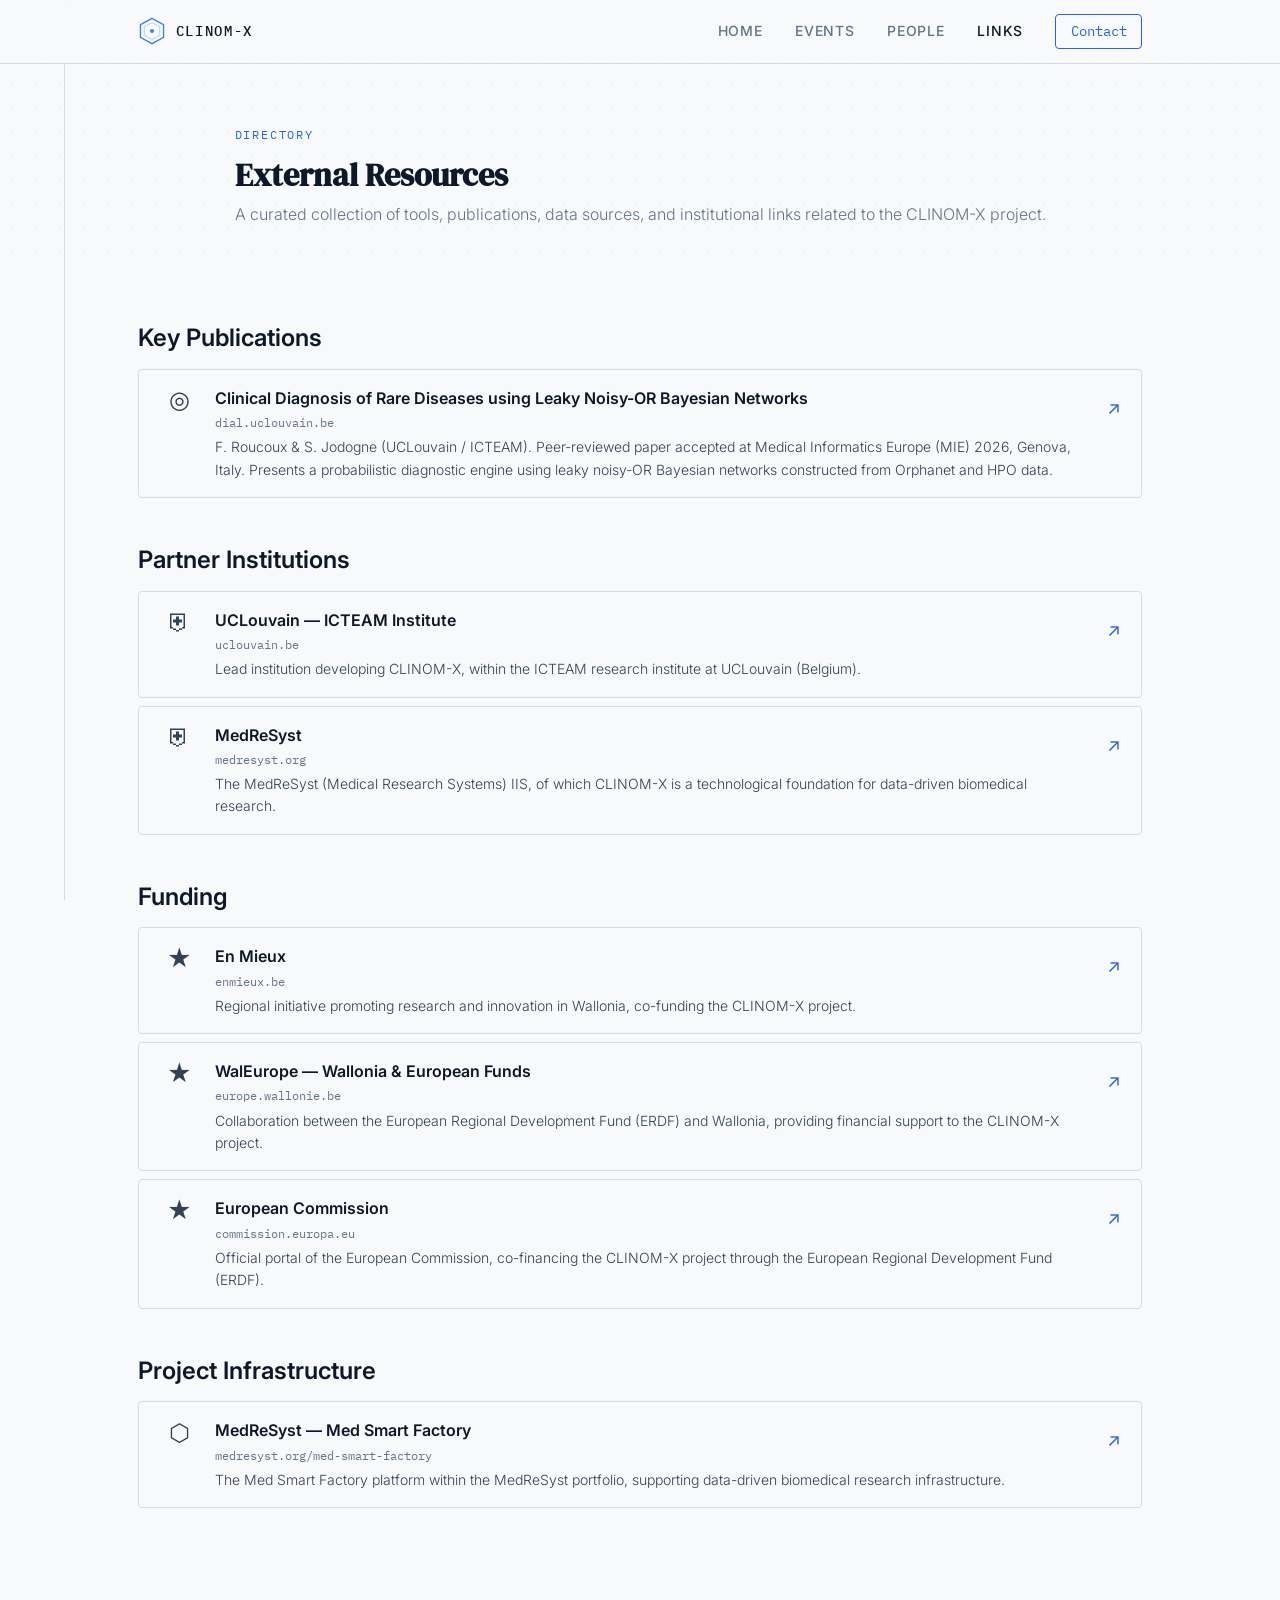
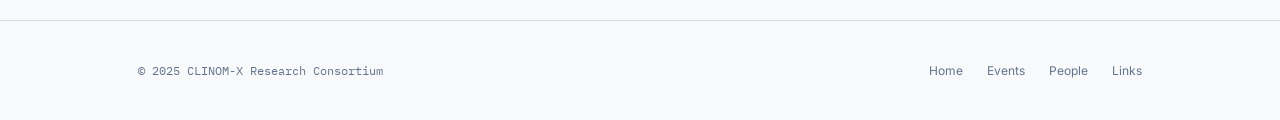
<file: links.html>
<!DOCTYPE html>
<html lang="en">

<head>
  <meta charset="UTF-8">
  <meta name="viewport" content="width=device-width, initial-scale=1.0">
  <meta name="description"
    content="CLINOM-X — Curated directory of external resources, tools, publications, and partner institutions.">
  <title>CLINOM-X | Links</title>
  <link rel="icon" href="favicon.ico">
  <link
    href="https://fonts.googleapis.com/css2?family=DM+Serif+Display:ital@0;1&family=IBM+Plex+Mono:wght@400;500&family=Inter:wght@300;400;500;600&display=swap"
    rel="stylesheet">
  <link rel="stylesheet" href="css/style.css">
</head>

<body>

  <a class="skip-link" href="#main">Skip to content</a>

  <!-- ===== HEADER ===== -->
  <header class="site-header">
    <div class="header-inner">
      <a href="index.html" class="logo" aria-label="CLINOM-X home">
        <svg class="logo-mark" viewBox="0 0 40 40" aria-hidden="true">
          <polygon points="20,2 36.5,11 36.5,29 20,38 3.5,29 3.5,11" fill="none" stroke="#3b82f6" stroke-width="2" />
          <polygon points="20,8 31,14 31,26 20,32 9,26 9,14" fill="none" stroke="#3b82f6" stroke-width="1"
            opacity="0.5" />
          <circle cx="20" cy="20" r="3" fill="#3b82f6" />
        </svg>
        <span class="logo-text">CLINOM-X</span>
      </a>

      <input type="checkbox" id="nav-toggle" class="nav-toggle sr-only" aria-label="Toggle navigation">
      <label for="nav-toggle" class="nav-toggle-label" aria-label="Open menu"><span></span></label>

      <div class="nav-menu">
        <nav class="nav-links" aria-label="Primary navigation">
          <a href="index.html">Home</a>
          <a href="events.html">Events</a>
          <a href="people.html">People</a>
          <a href="links.html" class="active">Links</a>
        </nav>
        <a href="mailto:francois.roucoux@uclouvain.be" class="btn-contact btn-contact-nav">Contact</a>
      </div>
    </div>
  </header>


  <main id="main" class="page-content">

    <!-- ===== PAGE HERO ===== -->
    <section class="page-hero">
      <div class="hero-bg" aria-hidden="true">
        <svg width="100%" height="100%" xmlns="http://www.w3.org/2000/svg">
          <defs>
            <pattern id="dot-grid" x="0" y="0" width="24" height="24" patternUnits="userSpaceOnUse">
              <circle cx="12" cy="12" r="1" fill="rgba(37,99,235,0.07)" />
            </pattern>
          </defs>
          <rect width="100%" height="100%" fill="url(#dot-grid)" />
        </svg>
      </div>
      <div class="container">
        <p class="eyebrow">Directory</p>
        <h1>External Resources</h1>
        <p class="subtitle">A curated collection of tools, publications, data sources, and institutional links related
          to the CLINOM-X project.</p>
      </div>
    </section>

    <section class="section">
      <div class="container">

        <!-- ===== 2. Key Publications ===== -->
        <div class="links-section">
          <h2>Key Publications</h2>
          <ul>
            <li>
              <a href="https://dial.uclouvain.be/pr/boreal/object/boreal:312585" target="_blank"
                rel="noopener noreferrer" class="link-entry">
                <span class="link-icon" aria-hidden="true">&#9678;</span>
                <div class="link-body">
                  <p class="link-title">Clinical Diagnosis of Rare Diseases using Leaky Noisy-OR Bayesian Networks</p>
                  <p class="link-url">dial.uclouvain.be</p>
                  <p class="link-desc">F. Roucoux &amp; S. Jodogne (UCLouvain / ICTEAM). Peer-reviewed paper accepted at
                    Medical Informatics Europe (MIE) 2026, Genova, Italy. Presents a probabilistic diagnostic engine
                    using leaky noisy-OR Bayesian networks constructed from Orphanet and HPO data.</p>
                </div>
                <span class="link-arrow" aria-hidden="true">&#8599;</span>
                <span class="sr-only"> (opens in new tab)</span>
              </a>
            </li>
          </ul>
        </div>

        <!-- ===== 4. Partner Institutions ===== -->
        <div class="links-section">
          <h2>Partner Institutions</h2>
          <ul>
            <li>
              <a href="https://www.uclouvain.be/en/research-institutes/icteam" target="_blank" rel="noopener noreferrer"
                class="link-entry">
                <span class="link-icon" aria-hidden="true">&#9960;</span>
                <div class="link-body">
                  <p class="link-title">UCLouvain &mdash; ICTEAM Institute</p>
                  <p class="link-url">uclouvain.be</p>
                  <p class="link-desc">Lead institution developing CLINOM-X, within the ICTEAM research institute at
                    UCLouvain (Belgium).</p>
                </div>
                <span class="link-arrow" aria-hidden="true">&#8599;</span>
                <span class="sr-only"> (opens in new tab)</span>
              </a>
            </li>
            <li>
              <a href="https://medresyst.org/en/about/" target="_blank" rel="noopener noreferrer" class="link-entry">
                <span class="link-icon" aria-hidden="true">&#9960;</span>
                <div class="link-body">
                  <p class="link-title">MedReSyst</p>
                  <p class="link-url">medresyst.org</p>
                  <p class="link-desc">The MedReSyst (Medical Research Systems) IIS, of which CLINOM-X is a
                    technological foundation for data-driven biomedical research.</p>
                </div>
                <span class="link-arrow" aria-hidden="true">&#8599;</span>
                <span class="sr-only"> (opens in new tab)</span>
              </a>
            </li>
          </ul>
        </div>

        <!-- ===== 5. Funding & Policy ===== -->
        <div class="links-section">
          <h2>Funding</h2>
          <ul>
            <li>
              <a href="https://www.enmieux.be/" target="_blank" rel="noopener noreferrer" class="link-entry">
                <span class="link-icon" aria-hidden="true">&#9733;</span>
                <div class="link-body">
                  <p class="link-title">En Mieux</p>
                  <p class="link-url">enmieux.be</p>
                  <p class="link-desc">Regional initiative promoting research and innovation in Wallonia, co-funding the
                    CLINOM-X project.</p>
                </div>
                <span class="link-arrow" aria-hidden="true">&#8599;</span>
                <span class="sr-only"> (opens in new tab)</span>
              </a>
            </li>
            <li>
              <a href="https://europe.wallonie.be" target="_blank" rel="noopener noreferrer" class="link-entry">
                <span class="link-icon" aria-hidden="true">&#9733;</span>
                <div class="link-body">
                  <p class="link-title">WalEurope &mdash; Wallonia &amp; European Funds</p>
                  <p class="link-url">europe.wallonie.be</p>
                  <p class="link-desc">Collaboration between the European Regional Development Fund (ERDF) and Wallonia,
                    providing financial support to the CLINOM-X project.</p>
                </div>
                <span class="link-arrow" aria-hidden="true">&#8599;</span>
                <span class="sr-only"> (opens in new tab)</span>
              </a>
            </li>
            <li>
              <a href="https://commission.europa.eu/index_en" target="_blank" rel="noopener noreferrer"
                class="link-entry">
                <span class="link-icon" aria-hidden="true">&#9733;</span>
                <div class="link-body">
                  <p class="link-title">European Commission</p>
                  <p class="link-url">commission.europa.eu</p>
                  <p class="link-desc">Official portal of the European Commission, co-financing the CLINOM-X project
                    through the European Regional Development Fund (ERDF).</p>
                </div>
                <span class="link-arrow" aria-hidden="true">&#8599;</span>
                <span class="sr-only"> (opens in new tab)</span>
              </a>
            </li>
          </ul>
        </div>

        <!-- ===== 1. Project Infrastructure ===== -->
        <div class="links-section">
          <h2>Project Infrastructure</h2>
          <ul>
            <li>
              <a href="https://medresyst.org/med-smart-factory/" target="_blank" rel="noopener noreferrer"
                class="link-entry">
                <span class="link-icon" aria-hidden="true">&#11041;</span>
                <div class="link-body">
                  <p class="link-title">MedReSyst &mdash; Med Smart Factory</p>
                  <p class="link-url">medresyst.org/med-smart-factory</p>
                  <p class="link-desc">The Med Smart Factory platform within the MedReSyst portfolio, supporting
                    data-driven biomedical research infrastructure.</p>
                </div>
                <span class="link-arrow" aria-hidden="true">&#8599;</span>
                <span class="sr-only"> (opens in new tab)</span>
              </a>
            </li>
          </ul>
        </div>

      </div>
    </section>

  </main>

  <!-- ===== FOOTER ===== -->
  <footer class="site-footer">
    <div class="footer-inner">
      <p class="footer-copy">&copy; 2025 CLINOM-X Research Consortium</p>
      <nav class="footer-nav" aria-label="Footer navigation">
        <a href="index.html">Home</a>
        <a href="events.html">Events</a>
        <a href="people.html">People</a>
        <a href="links.html">Links</a>
      </nav>
    </div>
  </footer>

</body>

</html>
</file>
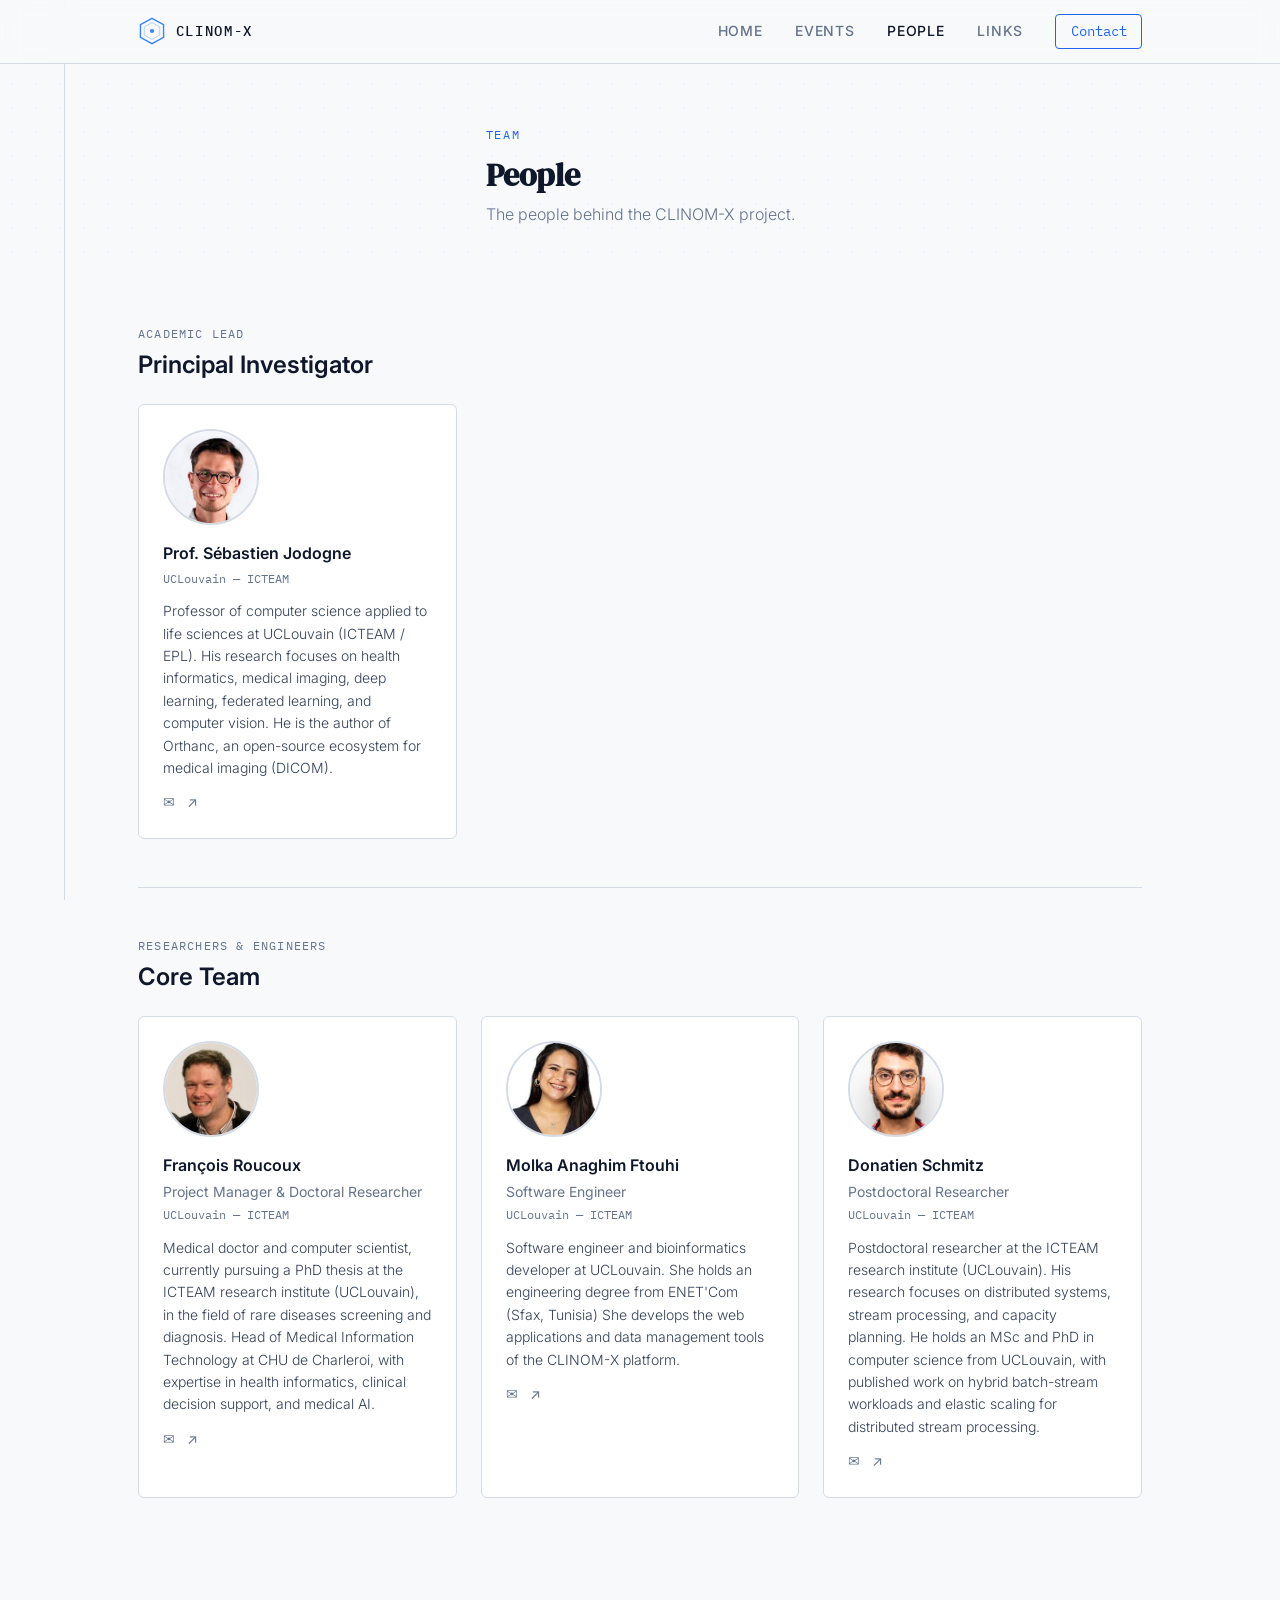
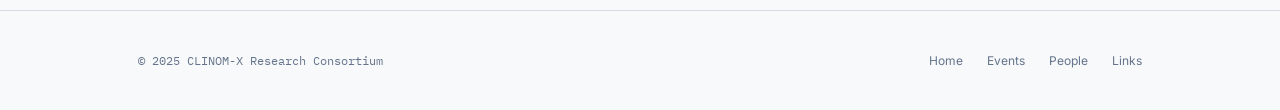
<file: people.html>
<!DOCTYPE html>
<html lang="en">

<head>
  <meta charset="UTF-8">
  <meta name="viewport" content="width=device-width, initial-scale=1.0">
  <meta name="description"
    content="CLINOM-X — Meet the researchers, engineers, and clinical partners behind the consortium.">
  <title>CLINOM-X | People</title>
  <link rel="icon" href="favicon.ico">
  <link
    href="https://fonts.googleapis.com/css2?family=DM+Serif+Display:ital@0;1&family=IBM+Plex+Mono:wght@400;500&family=Inter:wght@300;400;500;600&display=swap"
    rel="stylesheet">
  <link rel="stylesheet" href="css/style.css">
</head>

<body>

  <a class="skip-link" href="#main">Skip to content</a>

  <!-- ===== HEADER ===== -->
  <header class="site-header">
    <div class="header-inner">
      <a href="index.html" class="logo" aria-label="CLINOM-X home">
        <svg class="logo-mark" viewBox="0 0 40 40" aria-hidden="true">
          <polygon points="20,2 36.5,11 36.5,29 20,38 3.5,29 3.5,11" fill="none" stroke="#3b82f6" stroke-width="2" />
          <polygon points="20,8 31,14 31,26 20,32 9,26 9,14" fill="none" stroke="#3b82f6" stroke-width="1"
            opacity="0.5" />
          <circle cx="20" cy="20" r="3" fill="#3b82f6" />
        </svg>
        <span class="logo-text">CLINOM-X</span>
      </a>

      <input type="checkbox" id="nav-toggle" class="nav-toggle sr-only" aria-label="Toggle navigation">
      <label for="nav-toggle" class="nav-toggle-label" aria-label="Open menu"><span></span></label>

      <div class="nav-menu">
        <nav class="nav-links" aria-label="Primary navigation">
          <a href="index.html">Home</a>
          <a href="events.html">Events</a>
          <a href="people.html" class="active">People</a>
          <a href="links.html">Links</a>
        </nav>
        <a href="mailto:francois.roucoux@uclouvain.be" class="btn-contact btn-contact-nav">Contact</a>
      </div>
    </div>
  </header>


  <main id="main" class="page-content">

    <!-- ===== PAGE HERO ===== -->
    <section class="page-hero">
      <div class="hero-bg" aria-hidden="true">
        <svg width="100%" height="100%" xmlns="http://www.w3.org/2000/svg">
          <defs>
            <pattern id="dot-grid" x="0" y="0" width="24" height="24" patternUnits="userSpaceOnUse">
              <circle cx="12" cy="12" r="1" fill="rgba(37,99,235,0.07)" />
            </pattern>
          </defs>
          <rect width="100%" height="100%" fill="url(#dot-grid)" />
        </svg>
      </div>
      <div class="container">
        <p class="eyebrow">Team</p>
        <h1>People</h1>
        <p class="subtitle">The people behind the CLINOM-X project.</p>
      </div>
    </section>

    <!-- ===== PROJECT PROMOTOR ===== -->
    <section class="section">
      <div class="container">
        <div class="group-section">
          <p class="group-label">Academic Lead</p>
          <h2>Principal Investigator</h2>
          <div class="person-grid">

            <article class="person-card">
              <img src="img/peoples/jodogne.jpg" alt="Prof. Sébastien Jodogne" class="person-photo">
              <p class="person-name">Prof. Sébastien Jodogne</p>
              <!--p class="person-role">Project Promotor &amp; Advisor</p-->
              <p class="person-affiliation">UCLouvain &mdash; ICTEAM</p>
              <p class="person-bio">Professor of computer science applied to life sciences at UCLouvain (ICTEAM / EPL).
                His research focuses on health informatics, medical imaging, deep learning, federated learning, and
                computer vision. He is the author of Orthanc, an open-source ecosystem for medical imaging (DICOM).</p>
              <div class="person-links">
                <a href="mailto:sebastien.jodogne@uclouvain.be" aria-label="Email Sébastien Jodogne">&#9993;</a>
                <a href="https://perso.uclouvain.be/sebastien.jodogne/" target="_blank" rel="noopener noreferrer"
                  aria-label="Personal page (opens in new tab)">&#8599;<span class="sr-only"> (opens in new
                    tab)</span></a>
              </div>
            </article>

          </div>
        </div>

        <hr>

        <!-- ===== RESEARCHERS & ENGINEERS ===== -->
        <div class="group-section">
          <p class="group-label">Researchers &amp; Engineers</p>
          <h2>Core Team</h2>
          <div class="person-grid">

            <article class="person-card">
              <img src="img/peoples/roucoux.jpg" alt="François Roucoux" class="person-photo">
              <p class="person-name">Fran&ccedil;ois Roucoux</p>
              <p class="person-role">Project Manager &amp; Doctoral Researcher</p>
              <p class="person-affiliation">UCLouvain &mdash; ICTEAM</p>
              <p class="person-bio">Medical doctor and computer scientist, currently pursuing a PhD thesis at the ICTEAM
                research institute (UCLouvain), in the field of rare diseases screening and diagnosis. Head of Medical Information
                Technology at CHU de Charleroi, with expertise in health informatics, clinical decision support, and
                medical AI.</p>
              <div class="person-links">
                <a href="mailto:francois.roucoux@uclouvain.be" aria-label="Email François Roucoux">&#9993;</a>
                <a href="https://github.com/froucoux" target="_blank"
                  rel="noopener noreferrer" aria-label="ResearchGate profile (opens in new tab)">&#8599;<span
                    class="sr-only"> (opens in new tab)</span></a>
              </div>
            </article>

            <article class="person-card">
              <img src="img/peoples/molka.jpg" alt="Molka Anaghim Ftouhi" class="person-photo"
                style="object-position: center 20%;">
              <p class="person-name">Molka Anaghim Ftouhi</p>
              <p class="person-role">Software Engineer</p>
              <p class="person-affiliation">UCLouvain &mdash; ICTEAM</p>
              <p class="person-bio">Software engineer and bioinformatics developer at UCLouvain. She holds an
                engineering degree from ENET'Com (Sfax, Tunisia) She develops the web applications and data management
                tools of the CLINOM-X platform.</p>
              <div class="person-links">
                <a href="mailto:molka.ftouhi@uclouvain.be" aria-label="Email Molka Anaghim Ftouhi">&#9993;</a>
                <a href="https://github.com/molkaanaghimftouhi" target="_blank" rel="noopener noreferrer"
                  aria-label="GitHub profile (opens in new tab)">&#8599;<span class="sr-only"> (opens in new
                    tab)</span></a>
              </div>
            </article>

            <article class="person-card">
              <img src="img/peoples/schmitz.jpg" alt="Donatien Schmitz" class="person-photo">
              <p class="person-name">Donatien Schmitz</p>
              <p class="person-role">Postdoctoral Researcher</p>
              <p class="person-affiliation">UCLouvain &mdash; ICTEAM</p>
              <p class="person-bio">Postdoctoral researcher at the ICTEAM research institute (UCLouvain).
                His research focuses on distributed systems, stream processing, and capacity planning. He
                holds an MSc and PhD in computer science from UCLouvain, with published work on hybrid batch-stream
                workloads and elastic scaling for distributed stream processing.</p>
              <div class="person-links">
                <a href="mailto:donatien.schmitz@uclouvain.be" aria-label="Email Donatien Schmitz">&#9993;</a>
                <a href="https://github.com/Donaschmi" target="_blank" rel="noopener noreferrer"
                  aria-label="GitHub profile (opens in new tab)">&#8599;<span class="sr-only"> (opens in new
                    tab)</span></a>
              </div>
            </article>

          </div>
        </div>
      </div>
    </section>

  </main>

  <!-- ===== FOOTER ===== -->
  <footer class="site-footer">
    <div class="footer-inner">
      <p class="footer-copy">&copy; 2025 CLINOM-X Research Consortium</p>
      <nav class="footer-nav" aria-label="Footer navigation">
        <a href="index.html">Home</a>
        <a href="events.html">Events</a>
        <a href="people.html">People</a>
        <a href="links.html">Links</a>
      </nav>
    </div>
  </footer>

</body>

</html>
</file>
<file: css/style.css>
/* =========================================================
   0. Custom Properties (Design Tokens)
   ========================================================= */

:root {
  --clr-bg:          #f8f9fb;
  --clr-surface:     #ffffff;
  --clr-border:      #d5dbe5;
  --clr-accent:      #2563eb;
  --clr-accent-dim:  #1d4ed8;
  --clr-text:        #334155;
  --clr-text-muted:  #64748b;
  --clr-text-bright: #0f172a;
  --clr-tag-bg:      #dbeafe;
  --clr-tag-text:    #1e40af;
  --clr-rule:        #d5dbe5;

  --fs-xs:   0.75rem;
  --fs-sm:   0.875rem;
  --fs-base: 1rem;
  --fs-lg:   1.125rem;
  --fs-xl:   1.5rem;
  --fs-2xl:  2rem;
  --fs-hero: clamp(2.5rem, 6vw, 5rem);
}

/* =========================================================
   1. CSS Reset / Base
   ========================================================= */

*, *::before, *::after {
  box-sizing: border-box;
  margin: 0;
  padding: 0;
}

html {
  scroll-behavior: smooth;
}

body {
  font-family: 'Inter', sans-serif;
  font-weight: 400;
  font-size: var(--fs-base);
  line-height: 1.6;
  color: var(--clr-text);
  background-color: var(--clr-bg);
  -webkit-font-smoothing: antialiased;
  -moz-osx-font-smoothing: grayscale;
}

img {
  max-width: 100%;
  display: block;
}

ul, ol {
  list-style: none;
}

a {
  color: var(--clr-accent);
  text-decoration: none;
  transition: all 0.2s ease;
}

a:hover {
  color: var(--clr-text-bright);
}

/* =========================================================
   2. Base Typography
   ========================================================= */

h1, h2, h3, h4 {
  font-family: 'Inter', sans-serif;
  color: var(--clr-text-bright);
  line-height: 1.2;
}

h1 { font-size: var(--fs-2xl); font-weight: 600; }
h2 { font-size: var(--fs-xl); font-weight: 600; margin-bottom: 1.5rem; }
h3 { font-size: var(--fs-lg); font-weight: 600; margin-bottom: 1rem; }

/* =========================================================
   3. Layout Utilities
   ========================================================= */

.container {
  max-width: 1100px;
  margin-inline: auto;
  padding-inline: clamp(1rem, 5vw, 3rem);
}

.section {
  padding-block: 4rem;
}

.grid-auto {
  display: grid;
  grid-template-columns: repeat(auto-fill, minmax(300px, 1fr));
  gap: 1.5rem;
}

.flex-row {
  display: flex;
  gap: 1rem;
  align-items: center;
}

.sr-only {
  position: absolute;
  width: 1px;
  height: 1px;
  padding: 0;
  margin: -1px;
  overflow: hidden;
  clip: rect(0, 0, 0, 0);
  white-space: nowrap;
  border: 0;
}

/* Skip link */
.skip-link {
  position: absolute;
  top: -100%;
  left: 1rem;
  background: var(--clr-accent);
  color: var(--clr-text-bright);
  padding: 0.5rem 1rem;
  z-index: 1000;
  border-radius: 4px;
  font-size: var(--fs-sm);
}

.skip-link:focus {
  top: 0.5rem;
}

/* Focus styles */
:focus-visible {
  outline: 2px solid var(--clr-accent);
  outline-offset: 3px;
}

/* =========================================================
   4. Components
   ========================================================= */

/* ---------------------------------------------------------
   4.1 Header / Nav
   --------------------------------------------------------- */

.site-header {
  position: fixed;
  top: 0;
  left: 0;
  right: 0;
  height: 64px;
  z-index: 100;
  background: rgba(248, 249, 251, 0.85);
  -webkit-backdrop-filter: blur(12px);
  backdrop-filter: blur(12px);
  border-bottom: 1px solid var(--clr-border);
  display: flex;
  align-items: center;
}

.header-inner {
  max-width: 1100px;
  margin-inline: auto;
  padding-inline: clamp(1rem, 5vw, 3rem);
  width: 100%;
  display: flex;
  align-items: center;
  justify-content: space-between;
}

.logo {
  display: flex;
  align-items: center;
  gap: 0.6rem;
  text-decoration: none;
}

.logo-text {
  font-family: 'IBM Plex Mono', monospace;
  font-weight: 500;
  font-size: var(--fs-sm);
  letter-spacing: 0.12em;
  color: var(--clr-text-bright);
}

.logo-mark {
  width: 28px;
  height: 28px;
  flex-shrink: 0;
}

.nav-links {
  display: flex;
  gap: 2rem;
  align-items: center;
}

.nav-links a {
  font-size: var(--fs-sm);
  font-family: 'Inter', sans-serif;
  font-weight: 500;
  text-transform: uppercase;
  letter-spacing: 0.06em;
  color: var(--clr-text-muted);
  text-decoration: none;
}

.nav-links a:hover,
.nav-links a.active {
  color: var(--clr-text-bright);
}

.btn-contact {
  font-family: 'IBM Plex Mono', monospace;
  font-size: var(--fs-sm);
  border: 1px solid var(--clr-accent);
  color: var(--clr-accent);
  border-radius: 4px;
  padding: 0.35rem 0.9rem;
  text-decoration: none;
  transition: all 0.2s ease;
}

.btn-contact:hover {
  background: var(--clr-accent);
  color: var(--clr-text-bright);
}

.btn-contact-fixed {
  display: none;
}

.nav-menu {
  display: flex;
  align-items: center;
  gap: 2rem;
}

/* Hamburger toggle (CSS-only) */
.nav-toggle {
  display: none;
}

.nav-toggle-label {
  display: none;
  cursor: pointer;
  width: 28px;
  height: 20px;
  position: relative;
  z-index: 110;
}

.nav-toggle-label span,
.nav-toggle-label span::before,
.nav-toggle-label span::after {
  display: block;
  width: 100%;
  height: 2px;
  background: var(--clr-text-bright);
  border-radius: 2px;
  position: absolute;
  transition: all 0.3s ease;
}

.nav-toggle-label span {
  top: 9px;
}

.nav-toggle-label span::before {
  content: '';
  top: -7px;
}

.nav-toggle-label span::after {
  content: '';
  top: 7px;
}

.nav-toggle:checked + .nav-toggle-label span {
  background: transparent;
}

.nav-toggle:checked + .nav-toggle-label span::before {
  top: 0;
  transform: rotate(45deg);
}

.nav-toggle:checked + .nav-toggle-label span::after {
  top: 0;
  transform: rotate(-45deg);
}

/* ---------------------------------------------------------
   4.2 Footer
   --------------------------------------------------------- */

.site-footer {
  border-top: 1px solid var(--clr-border);
  padding-block: 2.5rem;
}

.footer-inner {
  max-width: 1100px;
  margin-inline: auto;
  padding-inline: clamp(1rem, 5vw, 3rem);
  display: flex;
  justify-content: space-between;
  align-items: center;
  flex-wrap: wrap;
  gap: 1rem;
}

.footer-copy {
  font-family: 'IBM Plex Mono', monospace;
  font-size: var(--fs-xs);
  color: var(--clr-text-muted);
}

.footer-nav {
  display: flex;
  gap: 1.5rem;
}

.footer-nav a {
  font-size: var(--fs-xs);
  color: var(--clr-text-muted);
  text-decoration: none;
}

.footer-nav a:hover {
  color: var(--clr-text-bright);
}

/* ---------------------------------------------------------
   4.3 Hero
   --------------------------------------------------------- */

.hero {
  min-height: 100svh;
  min-height: 100vh; /* fallback */
  display: flex;
  align-items: center;
  position: relative;
  overflow: hidden;
  padding-top: 64px;
}

.hero-bg {
  position: absolute;
  inset: 0;
  z-index: 0;
}

.hero-bg svg {
  width: 100%;
  height: 100%;
}

.hero-grid {
  position: relative;
  z-index: 1;
  display: flex;
  align-items: center;
  gap: 3rem;
}

.hero-content {
  flex: 1;
  max-width: 700px;
}

.hero-aside {
  flex: 0 0 300px;
}

.hero .eyebrow {
  font-family: 'IBM Plex Mono', monospace;
  font-size: var(--fs-xs);
  color: var(--clr-accent);
  text-transform: uppercase;
  letter-spacing: 0.15em;
  margin-bottom: 1rem;
}

.hero .headline {
  font-family: 'DM Serif Display', serif;
  font-size: var(--fs-hero);
  color: var(--clr-text-bright);
  line-height: 1.1;
  margin-bottom: 0.5rem;
}

.hero .tagline {
  font-family: 'DM Serif Display', serif;
  font-style: italic;
  font-size: clamp(1.25rem, 3vw, 1.75rem);
  color: var(--clr-text-muted);
  margin-bottom: 1.5rem;
}

.hero .abstract {
  font-weight: 300;
  font-size: var(--fs-base);
  color: var(--clr-text);
  margin-bottom: 2rem;
  max-width: 600px;
}

.hero-cta {
  display: flex;
  gap: 1rem;
  flex-wrap: wrap;
  margin-bottom: 3rem;
}

.scroll-indicator {
  position: absolute;
  bottom: 2rem;
  left: 50%;
  transform: translateX(-50%);
  z-index: 1;
}

.scroll-indicator::before {
  content: '';
  display: block;
  width: 20px;
  height: 20px;
  border-right: 2px solid var(--clr-text-muted);
  border-bottom: 2px solid var(--clr-text-muted);
  transform: rotate(45deg);
  animation: scroll-bounce 2s infinite;
}

@keyframes scroll-bounce {
  0%, 100% { transform: rotate(45deg) translateY(0); opacity: 0.6; }
  50%      { transform: rotate(45deg) translateY(8px); opacity: 1; }
}

/* Page hero (narrow band for inner pages) */
.page-hero {
  min-height: 220px;
  display: flex;
  align-items: flex-end;
  padding-top: 64px;
  padding-bottom: 2rem;
  position: relative;
  overflow: hidden;
}

.page-hero .hero-bg {
  position: absolute;
  inset: 0;
  z-index: 0;
}

.page-hero .container {
  position: relative;
  z-index: 1;
}

.page-hero .eyebrow {
  font-family: 'IBM Plex Mono', monospace;
  font-size: var(--fs-xs);
  color: var(--clr-accent);
  text-transform: uppercase;
  letter-spacing: 0.15em;
  margin-bottom: 0.75rem;
}

.page-hero h1 {
  font-family: 'DM Serif Display', serif;
  font-size: var(--fs-2xl);
  color: var(--clr-text-bright);
  margin-bottom: 0.5rem;
}

.page-hero .subtitle {
  font-weight: 300;
  color: var(--clr-text-muted);
  font-size: var(--fs-base);
}

/* ---------------------------------------------------------
   4.4 Cards (generic)
   --------------------------------------------------------- */

.card {
  background: var(--clr-surface);
  border: 1px solid var(--clr-border);
  border-radius: 6px;
  padding: 1.5rem;
  transition: all 0.2s ease;
}

.card:hover {
  border-color: var(--clr-accent);
  box-shadow: 0 0 0 1px var(--clr-accent);
}

/* ---------------------------------------------------------
   4.5 Buttons
   --------------------------------------------------------- */

.btn {
  display: inline-block;
  font-family: 'IBM Plex Mono', monospace;
  font-size: var(--fs-sm);
  font-weight: 500;
  padding: 0.6rem 1.4rem;
  border-radius: 4px;
  text-decoration: none;
  transition: all 0.2s ease;
  cursor: pointer;
  border: none;
}

.btn-primary {
  background: var(--clr-accent);
  color: #fff;
}

.btn-primary:hover {
  background: var(--clr-accent-dim);
  color: #fff;
}

.btn-outline {
  background: transparent;
  border: 1px solid var(--clr-accent);
  color: var(--clr-accent);
}

.btn-outline:hover {
  background: var(--clr-accent);
  color: #fff;
}

/* ---------------------------------------------------------
   4.6 Tags / Chips
   --------------------------------------------------------- */

.tag {
  display: inline-block;
  font-family: 'IBM Plex Mono', monospace;
  font-size: var(--fs-xs);
  text-transform: uppercase;
  letter-spacing: 0.04em;
  background: var(--clr-tag-bg);
  color: var(--clr-tag-text);
  padding: 0.15rem 0.5rem;
  border-radius: 3px;
}

/* ---------------------------------------------------------
   4.7 Timeline (events)
   --------------------------------------------------------- */

.timeline {
  padding: 0;
}

.timeline-entry {
  display: grid;
  grid-template-columns: 80px 1px 1fr;
  gap: 1.5rem;
  padding-bottom: 2.5rem;
}

.timeline-year {
  font-family: 'IBM Plex Mono', monospace;
  color: var(--clr-accent);
  font-size: var(--fs-sm);
  text-align: right;
  padding-top: 0.15rem;
}

.timeline-rule {
  background: var(--clr-border);
  width: 1px;
}

.timeline-content {
  padding-bottom: 0.5rem;
}

.timeline-date {
  font-family: 'IBM Plex Mono', monospace;
  font-size: var(--fs-xs);
  color: var(--clr-text-muted);
  margin-bottom: 0.35rem;
}

.timeline-content .tag {
  margin-bottom: 0.5rem;
}

.timeline-title {
  font-weight: 600;
  font-size: var(--fs-lg);
  color: var(--clr-text-bright);
  margin-bottom: 0.25rem;
}

.timeline-venue {
  font-size: var(--fs-sm);
  color: var(--clr-text-muted);
  margin-bottom: 0.35rem;
}

.timeline-desc {
  font-weight: 300;
  font-size: var(--fs-base);
  color: var(--clr-text);
  margin-bottom: 0.5rem;
}

.timeline-link {
  font-family: 'IBM Plex Mono', monospace;
  font-size: var(--fs-xs);
  color: var(--clr-accent);
}

.timeline-link:hover {
  color: var(--clr-text-bright);
}

/* ---------------------------------------------------------
   4.8 Person Card
   --------------------------------------------------------- */

.person-grid {
  display: grid;
  grid-template-columns: repeat(auto-fill, minmax(240px, 1fr));
  gap: 1.5rem;
}

.person-card {
  background: var(--clr-surface);
  border: 1px solid var(--clr-border);
  border-radius: 6px;
  padding: 1.5rem;
  transition: all 0.2s ease;
}

.person-card:hover {
  border-color: var(--clr-accent);
  box-shadow: 0 0 0 1px var(--clr-accent);
}

.person-photo {
  width: 96px;
  height: 96px;
  border-radius: 50%;
  object-fit: cover;
  margin-bottom: 1rem;
  border: 2px solid var(--clr-border);
}

.person-avatar {
  width: 64px;
  height: 64px;
  border-radius: 50%;
  background: var(--clr-border);
  display: flex;
  align-items: center;
  justify-content: center;
  font-family: 'IBM Plex Mono', monospace;
  font-size: var(--fs-lg);
  color: var(--clr-accent);
  margin-bottom: 1rem;
}

.person-name {
  font-weight: 600;
  color: var(--clr-text-bright);
  margin-bottom: 0.15rem;
}

.person-role {
  font-size: var(--fs-sm);
  color: var(--clr-text-muted);
  margin-bottom: 0.15rem;
}

.person-affiliation {
  font-family: 'IBM Plex Mono', monospace;
  font-size: var(--fs-xs);
  color: var(--clr-text-muted);
  margin-bottom: 0.75rem;
}

.person-bio {
  font-weight: 300;
  font-size: var(--fs-sm);
  color: var(--clr-text);
  margin-bottom: 0.75rem;
}

.person-links {
  display: flex;
  gap: 0.75rem;
}

.person-links a {
  font-size: var(--fs-sm);
  color: var(--clr-text-muted);
  text-decoration: none;
  transition: all 0.2s ease;
}

.person-links a:hover {
  color: var(--clr-accent);
}

/* ---------------------------------------------------------
   4.9 Link Entry
   --------------------------------------------------------- */

.link-entry {
  display: flex;
  align-items: flex-start;
  gap: 1rem;
  padding: 1rem 1.25rem;
  border: 1px solid var(--clr-border);
  border-radius: 4px;
  margin-bottom: 0.5rem;
  text-decoration: none;
  color: inherit;
  transition: all 0.2s ease;
}

.link-entry:hover {
  border-color: var(--clr-accent);
  background: var(--clr-surface);
  color: inherit;
}

.link-icon {
  font-size: var(--fs-xl);
  width: 40px;
  flex-shrink: 0;
  text-align: center;
  line-height: 1;
  padding-top: 0.15rem;
}

.link-body {
  flex: 1;
  min-width: 0;
}

.link-title {
  font-weight: 600;
  color: var(--clr-text-bright);
  margin-bottom: 0.1rem;
}

.link-url {
  font-family: 'IBM Plex Mono', monospace;
  font-size: var(--fs-xs);
  color: var(--clr-text-muted);
  margin-bottom: 0.25rem;
}

.link-desc {
  font-weight: 300;
  font-size: var(--fs-sm);
  color: var(--clr-text);
}

.link-arrow {
  color: var(--clr-accent);
  font-size: var(--fs-lg);
  flex-shrink: 0;
  padding-top: 0.5rem;
}

/* ---------------------------------------------------------
   4.10 Blockquote
   --------------------------------------------------------- */

blockquote {
  border-left: 4px solid var(--clr-accent);
  padding-left: 1.25rem;
  margin-block: 1.5rem;
  font-style: italic;
  color: var(--clr-text-muted);
}

/* ---------------------------------------------------------
   4.11 Horizontal Rule
   --------------------------------------------------------- */

hr {
  border: none;
  border-top: 1px solid var(--clr-rule);
  margin-block: 3rem;
}

/* =========================================================
   5. Pages
   ========================================================= */

/* ---------------------------------------------------------
   5.1 Homepage sections
   --------------------------------------------------------- */

/* About: two-column */
.about-grid {
  display: grid;
  grid-template-columns: 1fr;
  gap: 2.5rem;
}

.about-text p {
  margin-bottom: 1rem;
}

.key-facts {
  background: var(--clr-surface);
  border: 1px solid var(--clr-border);
  border-radius: 6px;
  padding: 1.5rem;
}

.key-facts h3 {
  font-family: 'IBM Plex Mono', monospace;
  font-size: var(--fs-sm);
  text-transform: uppercase;
  letter-spacing: 0.08em;
  color: var(--clr-accent);
  margin-bottom: 1.25rem;
}

.key-facts dl {
  display: grid;
  gap: 1rem;
}

.key-facts dt {
  font-family: 'IBM Plex Mono', monospace;
  font-size: var(--fs-xs);
  text-transform: uppercase;
  color: var(--clr-text-muted);
}

.key-facts dd {
  font-weight: 500;
  color: var(--clr-text-bright);
}

/* Objectives grid */
.objectives-grid {
  display: grid;
  grid-template-columns: repeat(auto-fill, minmax(280px, 1fr));
  gap: 1.5rem;
}

.objective-card {
  position: relative;
  background: var(--clr-surface);
  border: 1px solid var(--clr-border);
  border-radius: 6px;
  padding: 1.5rem;
  transition: all 0.2s ease;
  overflow: hidden;
}

.objective-card:hover {
  border-color: var(--clr-accent);
  box-shadow: 0 0 0 1px var(--clr-accent);
}

.objective-num {
  font-family: 'IBM Plex Mono', monospace;
  font-size: 3rem;
  color: var(--clr-accent);
  opacity: 0.3;
  position: absolute;
  top: 0.5rem;
  right: 1rem;
  line-height: 1;
}

.objective-title {
  font-weight: 600;
  font-size: var(--fs-base);
  color: var(--clr-text-bright);
  margin-bottom: 0.5rem;
  position: relative;
}

.objective-desc {
  font-weight: 300;
  font-size: var(--fs-sm);
  color: var(--clr-text-muted);
  position: relative;
}

/* Events preview strip */
.events-preview {
  display: flex;
  gap: 1.5rem;
}

.event-preview-card {
  flex: 1 1 0;
  background: var(--clr-surface);
  border: 1px solid var(--clr-border);
  border-radius: 6px;
  padding: 1.25rem;
  text-decoration: none;
  color: inherit;
  transition: all 0.2s ease;
}

.event-preview-card:hover {
  border-color: var(--clr-accent);
  box-shadow: 0 0 0 1px var(--clr-accent);
  color: inherit;
}

.event-preview-card .tag {
  margin-bottom: 0.5rem;
}

.event-preview-card .event-preview-title {
  font-weight: 600;
  color: var(--clr-text-bright);
  margin-bottom: 0.25rem;
}

.event-preview-card .event-preview-date {
  font-family: 'IBM Plex Mono', monospace;
  font-size: var(--fs-xs);
  color: var(--clr-text-muted);
  margin-bottom: 0.35rem;
}

.event-preview-card .event-preview-desc {
  font-weight: 300;
  font-size: var(--fs-sm);
  color: var(--clr-text);
}

.view-all-link {
  font-family: 'IBM Plex Mono', monospace;
  font-size: var(--fs-sm);
  color: var(--clr-accent);
  display: inline-block;
  margin-top: 1rem;
}

.view-all-link:hover {
  color: var(--clr-text-bright);
}

/* Partners */
.partners-logo {
  max-width: 700px;
  margin-inline: auto;
  border-radius: 6px;
  background: var(--clr-surface);
  border: 1px solid var(--clr-border);
  padding: 1.25rem 2rem;
}

.partners-logo.uclouvain-logo {
  max-width: 320px;
  padding: 1rem 1.5rem;
}

/* Section label */
.section-label {
  font-family: 'IBM Plex Mono', monospace;
  font-size: var(--fs-xs);
  text-transform: uppercase;
  letter-spacing: 0.1em;
  color: var(--clr-text-muted);
  margin-bottom: 0.5rem;
}

/* ---------------------------------------------------------
   5.2 Events page
   --------------------------------------------------------- */

/* Filter container: radios + labels + timeline as siblings */
.filter-container {
  display: flex;
  flex-wrap: wrap;
  border-bottom: 1px solid var(--clr-border);
  margin-bottom: 0;
}

.filter-label {
  font-family: 'IBM Plex Mono', monospace;
  font-size: var(--fs-sm);
  color: var(--clr-text-muted);
  padding: 0.75rem 1.25rem;
  border-bottom: 2px solid transparent;
  transition: all 0.2s ease;
  cursor: pointer;
}

.filter-label:hover {
  color: var(--clr-text-bright);
}

.filter-radio:checked + .filter-label {
  color: var(--clr-text-bright);
  border-bottom-color: var(--clr-accent);
}

/* Timeline takes full width below the filter labels */
.filter-container .timeline {
  flex-basis: 100%;
  margin-top: 2.5rem;
}

/* Filtering logic */
#filter-conference:checked ~ .timeline .timeline-entry:not(.type-conference),
#filter-workshop:checked ~ .timeline .timeline-entry:not(.type-workshop),
#filter-publication:checked ~ .timeline .timeline-entry:not(.type-publication),
#filter-milestone:checked ~ .timeline .timeline-entry:not(.type-milestone) {
  display: none;
}

/* ---------------------------------------------------------
   5.3 People page
   --------------------------------------------------------- */

.group-section {
  margin-bottom: 3rem;
}

.group-label {
  font-family: 'IBM Plex Mono', monospace;
  font-size: var(--fs-xs);
  text-transform: uppercase;
  letter-spacing: 0.1em;
  color: var(--clr-text-muted);
  margin-bottom: 0.5rem;
}

/* ---------------------------------------------------------
   5.4 Links page
   --------------------------------------------------------- */

.links-section {
  margin-bottom: 3rem;
}

.links-section h2 {
  margin-bottom: 1rem;
}

/* =========================================================
   6. Responsive (Mobile-first breakpoints)
   ========================================================= */

@media (min-width: 768px) {
  .about-grid {
    grid-template-columns: 60% 40%;
  }

  .page-hero {
    min-height: 260px;
  }
}

@media (max-width: 767px) {
  .hero-grid {
    flex-direction: column;
    align-items: flex-start;
  }

  .hero-aside {
    flex: none;
    width: 100%;
  }

  .nav-toggle-label {
    display: block;
  }

  .nav-menu {
    position: fixed;
    top: 64px;
    left: 0;
    right: 0;
    bottom: 0;
    background: var(--clr-bg);
    flex-direction: column;
    align-items: flex-start;
    padding: 2rem clamp(1rem, 5vw, 3rem);
    gap: 1.5rem;
    display: none;
    border-top: 1px solid var(--clr-border);
  }

  .nav-toggle:checked ~ .nav-menu {
    display: flex;
  }

  .nav-links {
    flex-direction: column;
    gap: 1.5rem;
    align-items: flex-start;
  }

  .header-right {
    display: flex;
    align-items: center;
    gap: 1rem;
  }

  .btn-contact-fixed {
    display: none;
  }

  .btn-contact-nav {
    display: inline-block;
  }

  .timeline-entry {
    grid-template-columns: 60px 1px 1fr;
    gap: 1rem;
  }

  .timeline-year {
    font-size: var(--fs-xs);
  }

  .events-preview {
    flex-direction: column;
  }

  .event-preview-card {
    flex: none;
    width: 100%;
  }
}

@media (min-width: 1024px) {
  /* Decorative left vertical rule */
  .page-content::before {
    content: '';
    position: fixed;
    left: 4rem;
    top: 0;
    bottom: 0;
    width: 1px;
    background: var(--clr-border);
    z-index: 0;
  }

  .page-content {
    position: relative;
  }
}

/* =========================================================
   7. Animations & Transitions
   ========================================================= */

@keyframes fade-in {
  from { opacity: 0; transform: translateY(10px); }
  to   { opacity: 1; transform: translateY(0); }
}

.hero-content {
  animation: fade-in 0.8s ease both;
}

.page-hero .container {
  animation: fade-in 0.6s ease both;
}

/* =========================================================
   8. Print Styles
   ========================================================= */

@media print {
  .site-header,
  .site-footer,
  .scroll-indicator,
  .hero-bg,
  .nav-toggle-label {
    display: none !important;
  }

  body {
    background: #fff;
    color: #000;
  }

  .hero {
    min-height: auto;
    padding: 2rem 0;
  }

  a::after {
    content: " (" attr(href) ")";
    font-size: 0.8em;
    color: #555;
  }

  nav a::after,
  .logo::after {
    content: none;
  }
}
</file>
